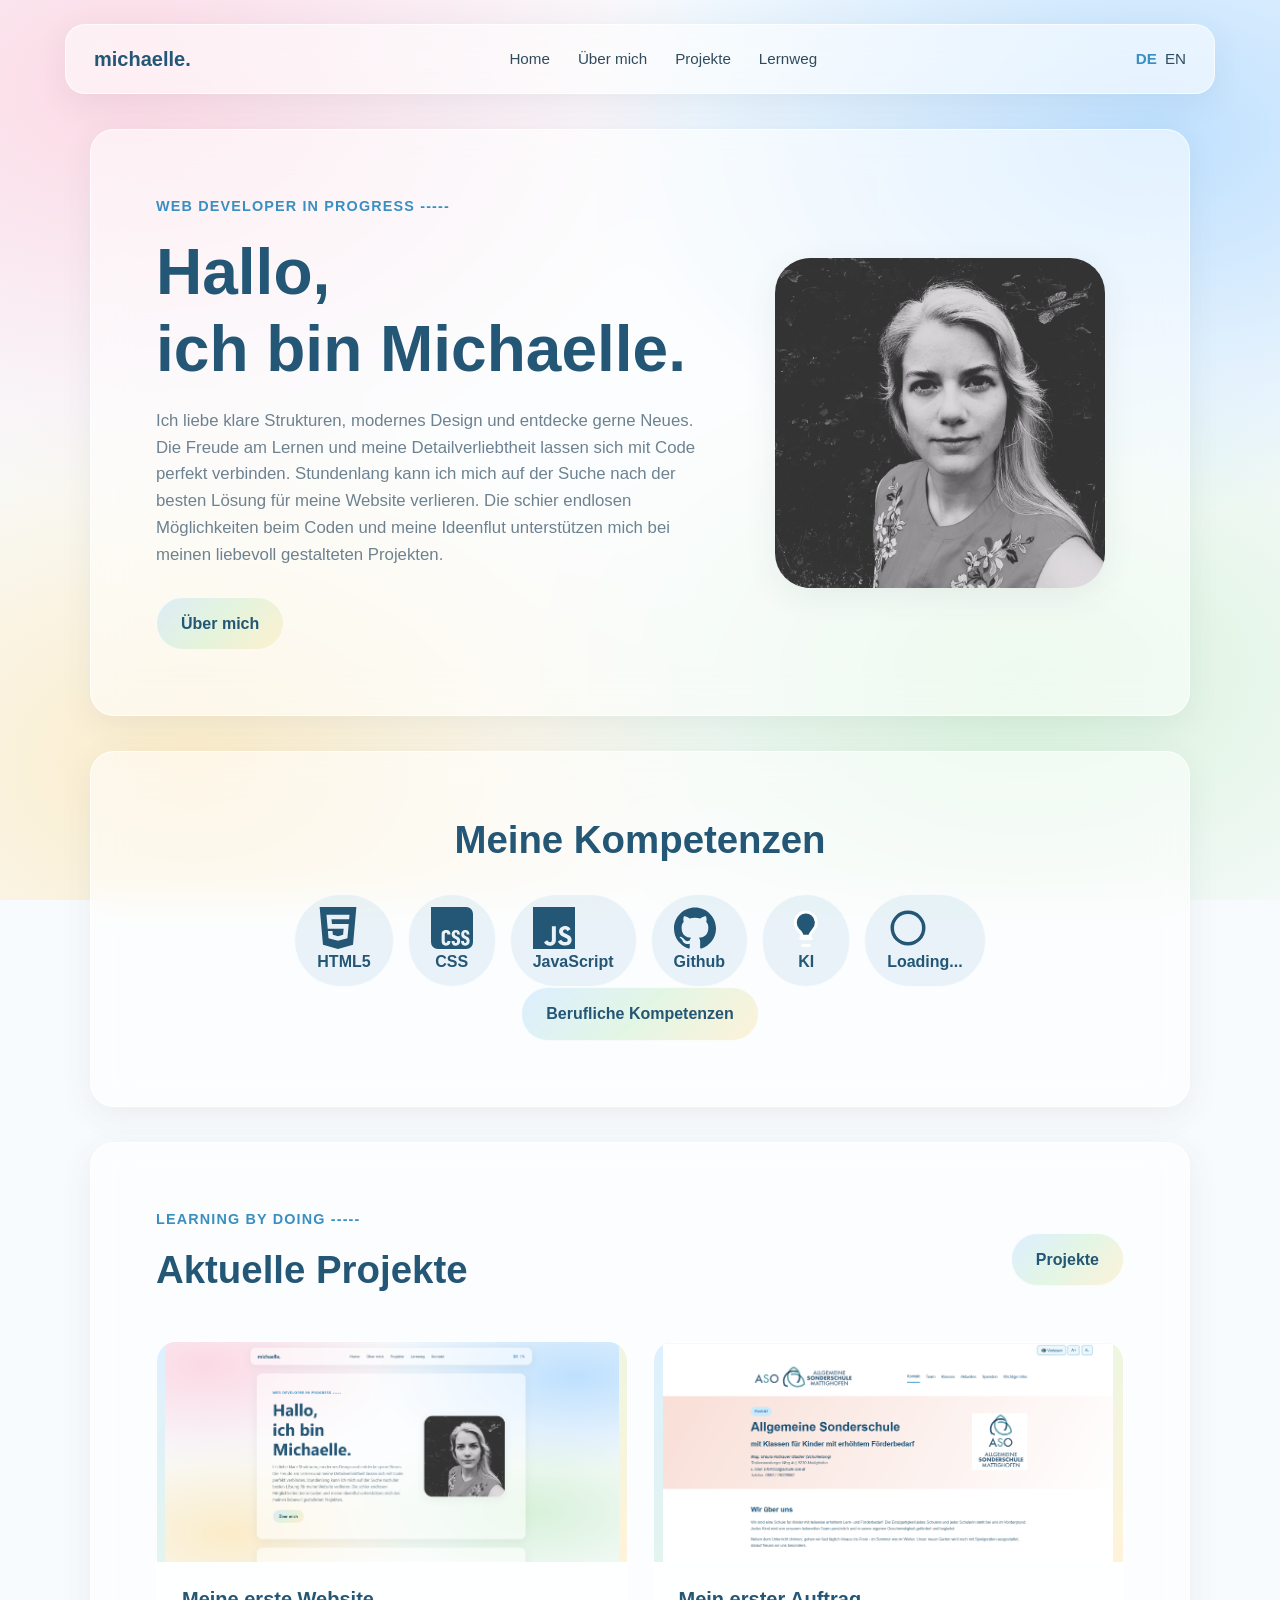
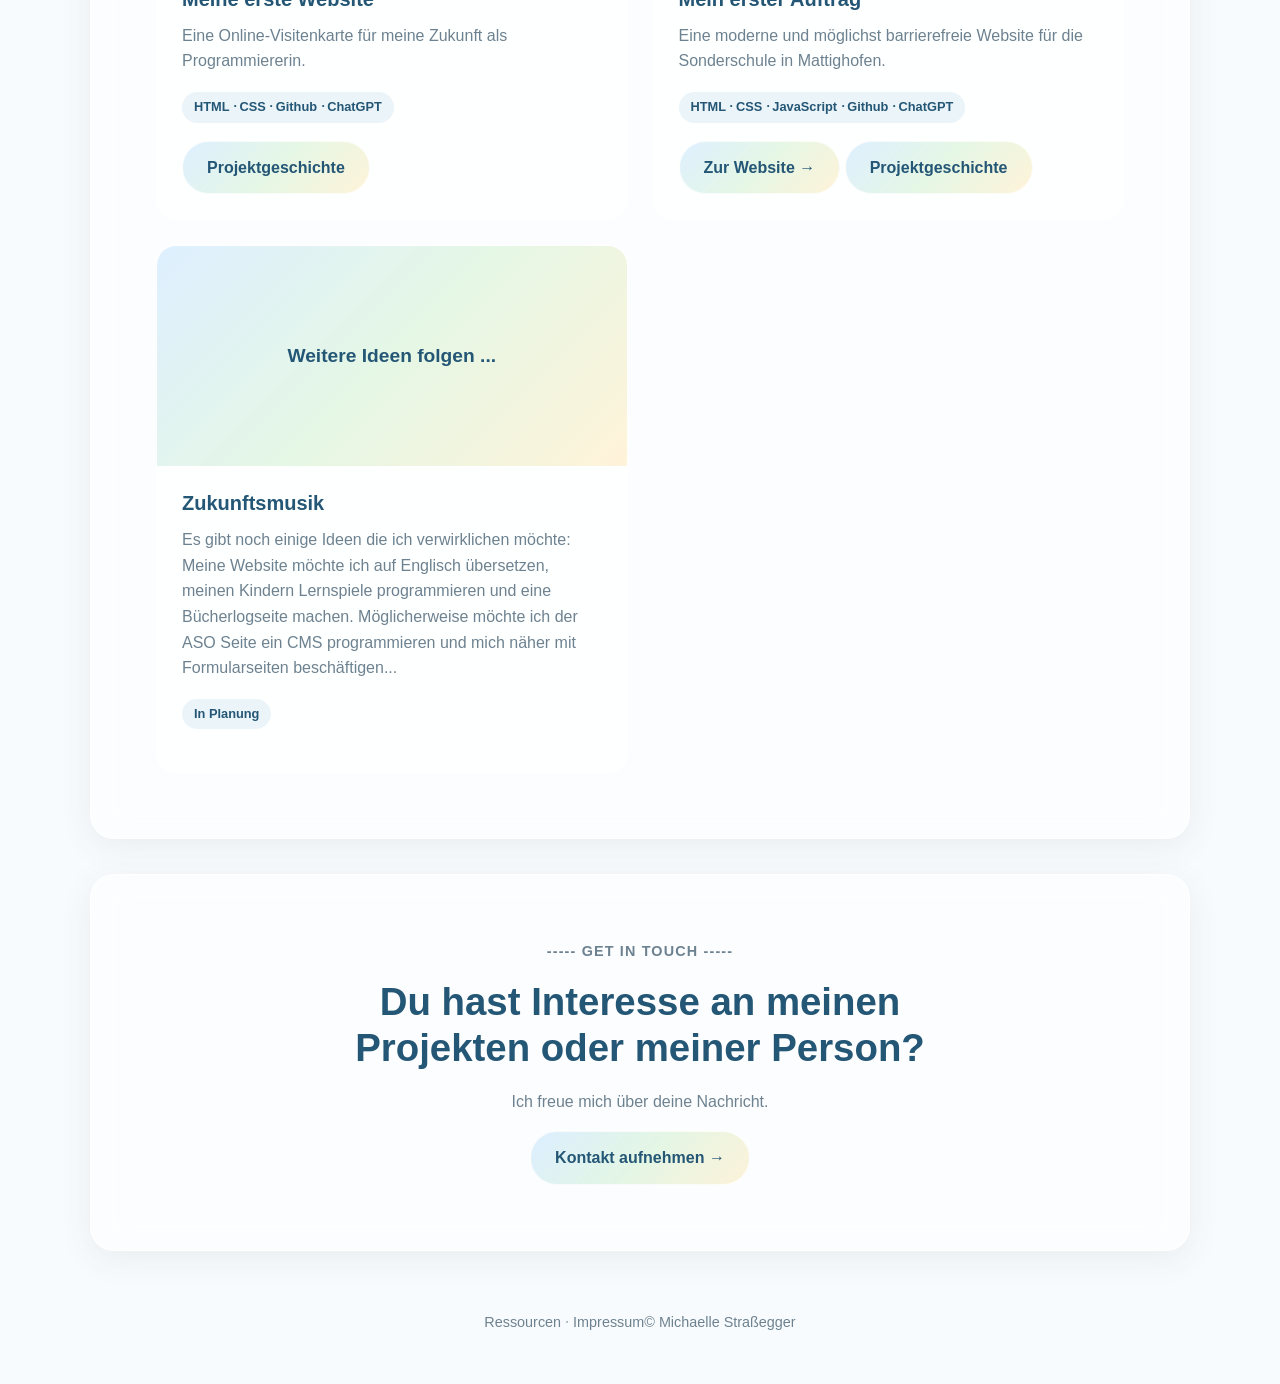
<file: index.html>
<!DOCTYPE html>
<html lang="de">
<head>
  <meta charset="UTF-8">
  <meta name="viewport" content="width=device-width, initial-scale=1.0">
  <meta name="description" content="Mein persönliches Portfolio.">
  <title>Michaelle | Web Developer</title>
  <link rel="stylesheet" href="styles.css">
</head>

<body>
  <header class="header">
    <a href="#home" class="logo">michaelle.</a>

    <nav class="navigation" aria-label="Hauptnavigation">
      <a href="index.html" class="active">Home</a>
      <a href="überMich.html">Über mich</a>
      <a href="projekte.html">Projekte</a>
      <a href="lernweg.html">Lernweg</a>
    </nav>
    <nav class="language" aria-label="Sprachauswahl">
      <a href="index.html" class="active" lang="de">DE</a>
      <a href="en/index.html" lang="en">EN</a>
    </nav>
  </header>

  <main>
    <section class="hero" id="home">
      <div class="hero-content">
      <p class="eyebrow">WEB DEVELOPER IN PROGRESS -----</p>

        <h1>
          Hallo, <br> ich bin Michaelle<span>.</span>
        </h1>
        <p class="hero-text">
          Ich liebe klare Strukturen, modernes Design und entdecke gerne Neues. Die Freude am Lernen und meine Detailverliebtheit lassen sich mit Code perfekt verbinden. Stundenlang kann ich mich auf der Suche nach der besten Lösung für meine Website verlieren. Die schier endlosen Möglichkeiten beim Coden und meine Ideenflut unterstützen mich bei meinen liebevoll gestalteten Projekten. 
        </p>
        <div class="hero-buttons">
          <a href="überMich.html" class="button button-secondary">
            Über mich
          </a>
        </div>
      </div>
      <div class="hero-image">
        <img src="bilder/michaelle_strassegger.JPEG" alt="Porträt von Michaelle">
      </div>
    </section>

    <section class="skills" id="skills">
      <h2>Meine Kompetenzen</h2>
      <div class="skills-list">
        <div class="skill-item">
          <span><svg role="img" viewBox="0 0 24 24" xmlns="http://www.w3.org/2000/svg"><title>HTML5</title><path d="M1.5 0h21l-1.91 21.563L11.977 24l-8.564-2.438L1.5 0zm7.031 9.75l-.232-2.718 10.059.003.23-2.622L5.412 4.41l.698 8.01h9.126l-.326 3.426-2.91.804-2.955-.81-.188-2.11H6.248l.33 4.171L12 19.351l5.379-1.443.744-8.157H8.531z"/></svg></span>
        HTML5</div>
        <div class="skill-item">
          <span><svg role="img" viewBox="0 0 24 24" xmlns="http://www.w3.org/2000/svg"><title>CSS</title><path d="M0 0v20.16A3.84 3.84 0 0 0 3.84 24h16.32A3.84 3.84 0 0 0 24 20.16V3.84A3.84 3.84 0 0 0 20.16 0Zm14.256 13.08c1.56 0 2.28 1.08 2.304 2.64h-1.608c.024-.288-.048-.6-.144-.84-.096-.192-.288-.264-.552-.264-.456 0-.696.264-.696.84-.024.576.288.888.768 1.08.72.288 1.608.744 1.92 1.296q.432.648.432 1.656c0 1.608-.912 2.592-2.496 2.592-1.656 0-2.4-1.032-2.424-2.688h1.68c0 .792.264 1.176.792 1.176.264 0 .456-.072.552-.24.192-.312.24-1.176-.048-1.512-.312-.408-.912-.6-1.32-.816q-.828-.396-1.224-.936c-.24-.36-.36-.888-.36-1.536 0-1.44.936-2.472 2.424-2.448m5.4 0c1.584 0 2.304 1.08 2.328 2.64h-1.608c0-.288-.048-.6-.168-.84-.096-.192-.264-.264-.528-.264-.48 0-.72.264-.72.84s.288.888.792 1.08c.696.288 1.608.744 1.92 1.296.264.432.408.984.408 1.656.024 1.608-.888 2.592-2.472 2.592-1.68 0-2.424-1.056-2.448-2.688h1.68c0 .744.264 1.176.792 1.176.264 0 .456-.072.552-.24.216-.312.264-1.176-.048-1.512-.288-.408-.888-.6-1.32-.816-.552-.264-.96-.576-1.2-.936s-.36-.888-.36-1.536c-.024-1.44.912-2.472 2.4-2.448m-11.031.018c.711-.006 1.419.198 1.839.63.432.432.672 1.128.648 1.992H9.336c.024-.456-.096-.792-.432-.96-.312-.144-.768-.048-.888.24-.12.264-.192.576-.168.864v3.504c0 .744.264 1.128.768 1.128a.65.65 0 0 0 .552-.264c.168-.24.192-.552.168-.84h1.776c.096 1.632-.984 2.712-2.568 2.688-1.536 0-2.496-.864-2.472-2.472v-4.032c0-.816.24-1.44.696-1.848.432-.408 1.146-.624 1.857-.63"/></svg></span>
        CSS</div>
        <div class="skill-item">
          <span><svg role="img" viewBox="0 0 24 24" xmlns="http://www.w3.org/2000/svg"><title>JavaScript</title><path d="M0 0h24v24H0V0zm22.034 18.276c-.175-1.095-.888-2.015-3.003-2.873-.736-.345-1.554-.585-1.797-1.14-.091-.33-.105-.51-.046-.705.15-.646.915-.84 1.515-.66.39.12.75.42.976.9 1.034-.676 1.034-.676 1.755-1.125-.27-.42-.404-.601-.586-.78-.63-.705-1.469-1.065-2.834-1.034l-.705.089c-.676.165-1.32.525-1.71 1.005-1.14 1.291-.811 3.541.569 4.471 1.365 1.02 3.361 1.244 3.616 2.205.24 1.17-.87 1.545-1.966 1.41-.811-.18-1.26-.586-1.755-1.336l-1.83 1.051c.21.48.45.689.81 1.109 1.74 1.756 6.09 1.666 6.871-1.004.029-.09.24-.705.074-1.65l.046.067zm-8.983-7.245h-2.248c0 1.938-.009 3.864-.009 5.805 0 1.232.063 2.363-.138 2.711-.33.689-1.18.601-1.566.48-.396-.196-.597-.466-.83-.855-.063-.105-.11-.196-.127-.196l-1.825 1.125c.305.63.75 1.172 1.324 1.517.855.51 2.004.675 3.207.405.783-.226 1.458-.691 1.811-1.411.51-.93.402-2.07.397-3.346.012-2.054 0-4.109 0-6.179l.004-.056z"/></svg></span>
        JavaScript</div>
        <div class="skill-item">
          <span><svg role="img" viewBox="0 0 24 24" xmlns="http://www.w3.org/2000/svg"><title>GitHub</title><path d="M12 .297c-6.63 0-12 5.373-12 12 0 5.303 3.438 9.8 8.205 11.385.6.113.82-.258.82-.577 0-.285-.01-1.04-.015-2.04-3.338.724-4.042-1.61-4.042-1.61C4.422 18.07 3.633 17.7 3.633 17.7c-1.087-.744.084-.729.084-.729 1.205.084 1.838 1.236 1.838 1.236 1.07 1.835 2.809 1.305 3.495.998.108-.776.417-1.305.76-1.605-2.665-.3-5.466-1.332-5.466-5.93 0-1.31.465-2.38 1.235-3.22-.135-.303-.54-1.523.105-3.176 0 0 1.005-.322 3.3 1.23.96-.267 1.98-.399 3-.405 1.02.006 2.04.138 3 .405 2.28-1.552 3.285-1.23 3.285-1.23.645 1.653.24 2.873.12 3.176.765.84 1.23 1.91 1.23 3.22 0 4.61-2.805 5.625-5.475 5.92.42.36.81 1.096.81 2.22 0 1.606-.015 2.896-.015 3.286 0 .315.21.69.825.57C20.565 22.092 24 17.592 24 12.297c0-6.627-5.373-12-12-12"/></svg></span>
        Github</div>
        <div class="skill-item">
          <span><svg xmlns="http://www.w3.org/2000/svg" viewBox="0 0 24 24" width="48" height="48" fill="none" stroke="#ffffff" stroke-width="1.7" stroke-linecap="round" stroke-linejoin="round"><path d="M9 18h6" /><path d="M10 22h4" /><path d="M15.1 14.5c.5-.6.9-1.2 1.4-1.8A6 6 0 1 0 7.5 13c.5.5 1 1 1.4 1.5.5.6.8 1.4.8 2.2h4.6c0-.8.3-1.6.8-2.2Z" /></svg></span>
        KI</div>
        <div class="skill-item">
          <span>
            <svg role="img" viewBox="0 0 24 24" xmlns="http://www.w3.org/2000/svg"><title>Loading</title><path d="M12 2a10 10 0 1 0 10 10h-2a8 8 0 1 1-8-8V2z"/><path d="M12 2v2a8 8 0 0 1 8 8h2A10 10 0 0 0 12 2z"/>
          </svg>Loading...</span>
        </div>
      </div>
      <a href="überMich#kompetenzen.html" class="button button-secondary">
          Berufliche Kompetenzen
        </a>
    </section>

    <section class="projects" id="projekte">
      <div class="section-heading">
        <div>
          <p class="eyebrow">LEARNING BY DOING -----</p>
          <h2>Aktuelle Projekte</h2>
        </div>
        <a href="projekte.html" class="button button-secondary">
          Projekte
        </a>
      </div>
      <div class="project-grid">
        
        <article class="project-card">
          <div class="project-image planned-image">
            <a
            href="projekte.html#portfolio"
            target="_blank"
            rel="noopener noreferrer"
            class="project-image">
              <img src="bilder/screenshotPortfolio.PNG" alt="Mein Portfolio">
            </a>
          </div>

          <div class="project-content">
            <h3>Meine erste Website</h3>
            <p>Eine Online-Visitenkarte für meine Zukunft als Programmiererin.</p>
            <div class="project-tags">
              <span>HTML ᐧ CSS ᐧ Github ᐧ ChatGPT </span>
            </div>
            <a href="projekte.html#portfolio" class="button button-secondary">
              Projektgeschichte
            </a>
          </div>
        </article>

        <article class="project-card">
          <div class="project-image planned-image">
            <a
            href="https://michaellestrassegger.github.io/aso-mattighofen/index.html"
            target="_blank"
            rel="noopener noreferrer"
            class="project-image">
              <img src="bilder/screenshotASO.PNG" alt="Vorschau der Website der ASO Mattighofen">
            </a>
          </div>
          <div class="project-content">
            <h3>Mein erster Auftrag</h3>
            <p>Eine moderne und möglichst barrierefreie Website für die Sonderschule in Mattighofen.</p>
            <div class="project-tags">
              <span>HTML ᐧ CSS ᐧ JavaScript ᐧ Github ᐧ ChatGPT</span>
            </div>
            <a
              href="https://michaellestrassegger.github.io/aso-mattighofen/index.html"
              target="_blank"
              class="button button-secondary"
              aria-label="ASO Mattighofen Website öffnen">
              Zur Website →
            </a>
            <a href="projekte.html#auftrag01" class="button button-secondary">
              Projektgeschichte 
            </a>
          </div>
        </article>

        <article class="project-card project-planned">
          <div class="project-image planned-image">
            <span>Weitere Ideen folgen ...</span>
          </div>
          <div class="project-content">
            <h3>Zukunftsmusik</h3>
            <p>
              Es gibt noch einige Ideen die ich verwirklichen möchte: Meine Website möchte ich auf Englisch übersetzen, meinen Kindern Lernspiele programmieren und eine Bücherlogseite machen. Möglicherweise möchte ich der ASO Seite ein CMS programmieren und mich näher mit Formularseiten beschäftigen...
            </p>
            <div class="project-tags">
              <span>In Planung</span>
            </div>
          </div>
        </article>
      </div>
    </section>

    <section class="contact" id="kontakt">
      <div class="contact-content">

        <p class="eyebrow">----- GET IN TOUCH -----</p>
        <h2>Du hast Interesse an meinen Projekten
           oder meiner Person?</h2>
        <p>
          Ich freue mich über deine Nachricht.
        </p>
      </div>
      <a
        href="mailto:michaelle.strassegger@yahoo.com"
        class="button button-secondary">
        Kontakt aufnehmen → 
      </a>
    </section>
  </main>

  <footer class="footer">
    <div><a href="ressourcen.html">Ressourcen</a> ᐧ <a href="impressum.html">Impressum</a><span>© Michaelle Straßegger</span></div>
  </footer>
</body>
</html>
</file>
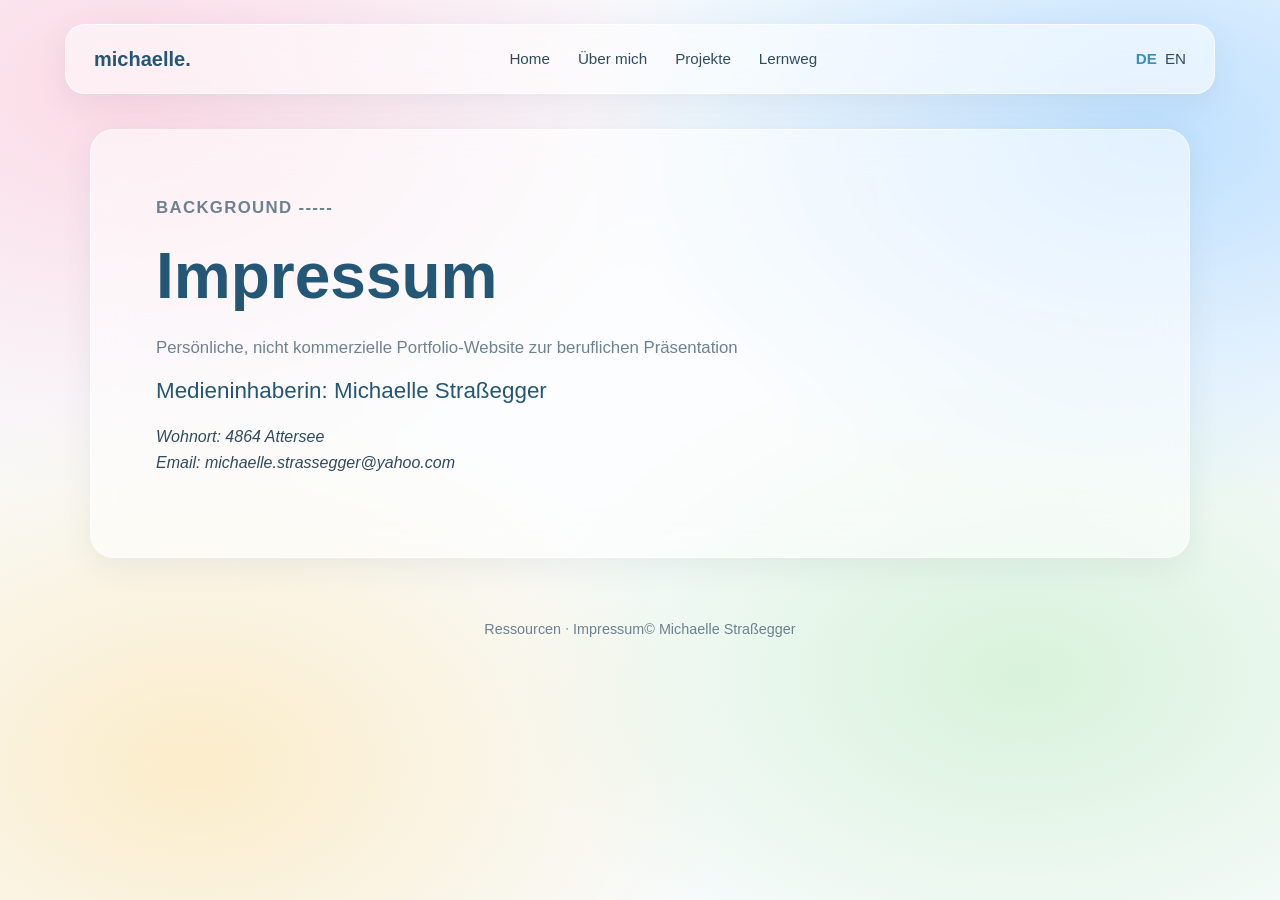
<file: impressum.html>
<!DOCTYPE html>
<html lang="de">
<head>
  <meta charset="UTF-8">
  <meta name="viewport" content="width=device-width, initial-scale=1.0">
  <meta name="description" content="Mein persönliches Portfolio.">
  <title>Michaelle | Web Developer</title>
  <link rel="stylesheet" href="styles.css">
</head>

<body>
  <header class="header">
    <a href="index.html" class="logo">michaelle.</a>

    <nav class="navigation" aria-label="Hauptnavigation">
      <a href="index.html">Home</a>
      <a href="überMich.html">Über mich</a>
      <a href="projekte.html">Projekte</a>
      <a href="lernweg.html">Lernweg</a>
    </nav>
    <nav class="language" aria-label="Sprachauswahl">
      <a href="impressum.html" class="active" lang="de">DE</a>
      <a href="en/impressum.html" lang="en">EN</a>
    </nav>
  </header>

  <main>
    <section class="content-container">
      <div class="hero-content">
      <p class="eyebrow">BACKGROUND -----</p>
        <h1>
         Impressum
        </h1>
        <p class="hero-text">
          Persönliche, nicht kommerzielle Portfolio-Website zur beruflichen Präsentation
          
            <h2>Medieninhaberin: Michaelle Straßegger</h2>
            <address>Wohnort: 4864 Attersee<br>
            Email: <email href="mailto:michaelle.strassegger@yahoo.com">michaelle.strassegger@yahoo.com</email>
          </address>
        </p>
      </div>
    </section>

  </main>

  <footer class="footer">
    <div><a href="ressourcen.html">Ressourcen</a> ᐧ <a href="impressum.html">Impressum</a><span>© Michaelle Straßegger</span></div>
  </footer>
</body>
</html>
</file>
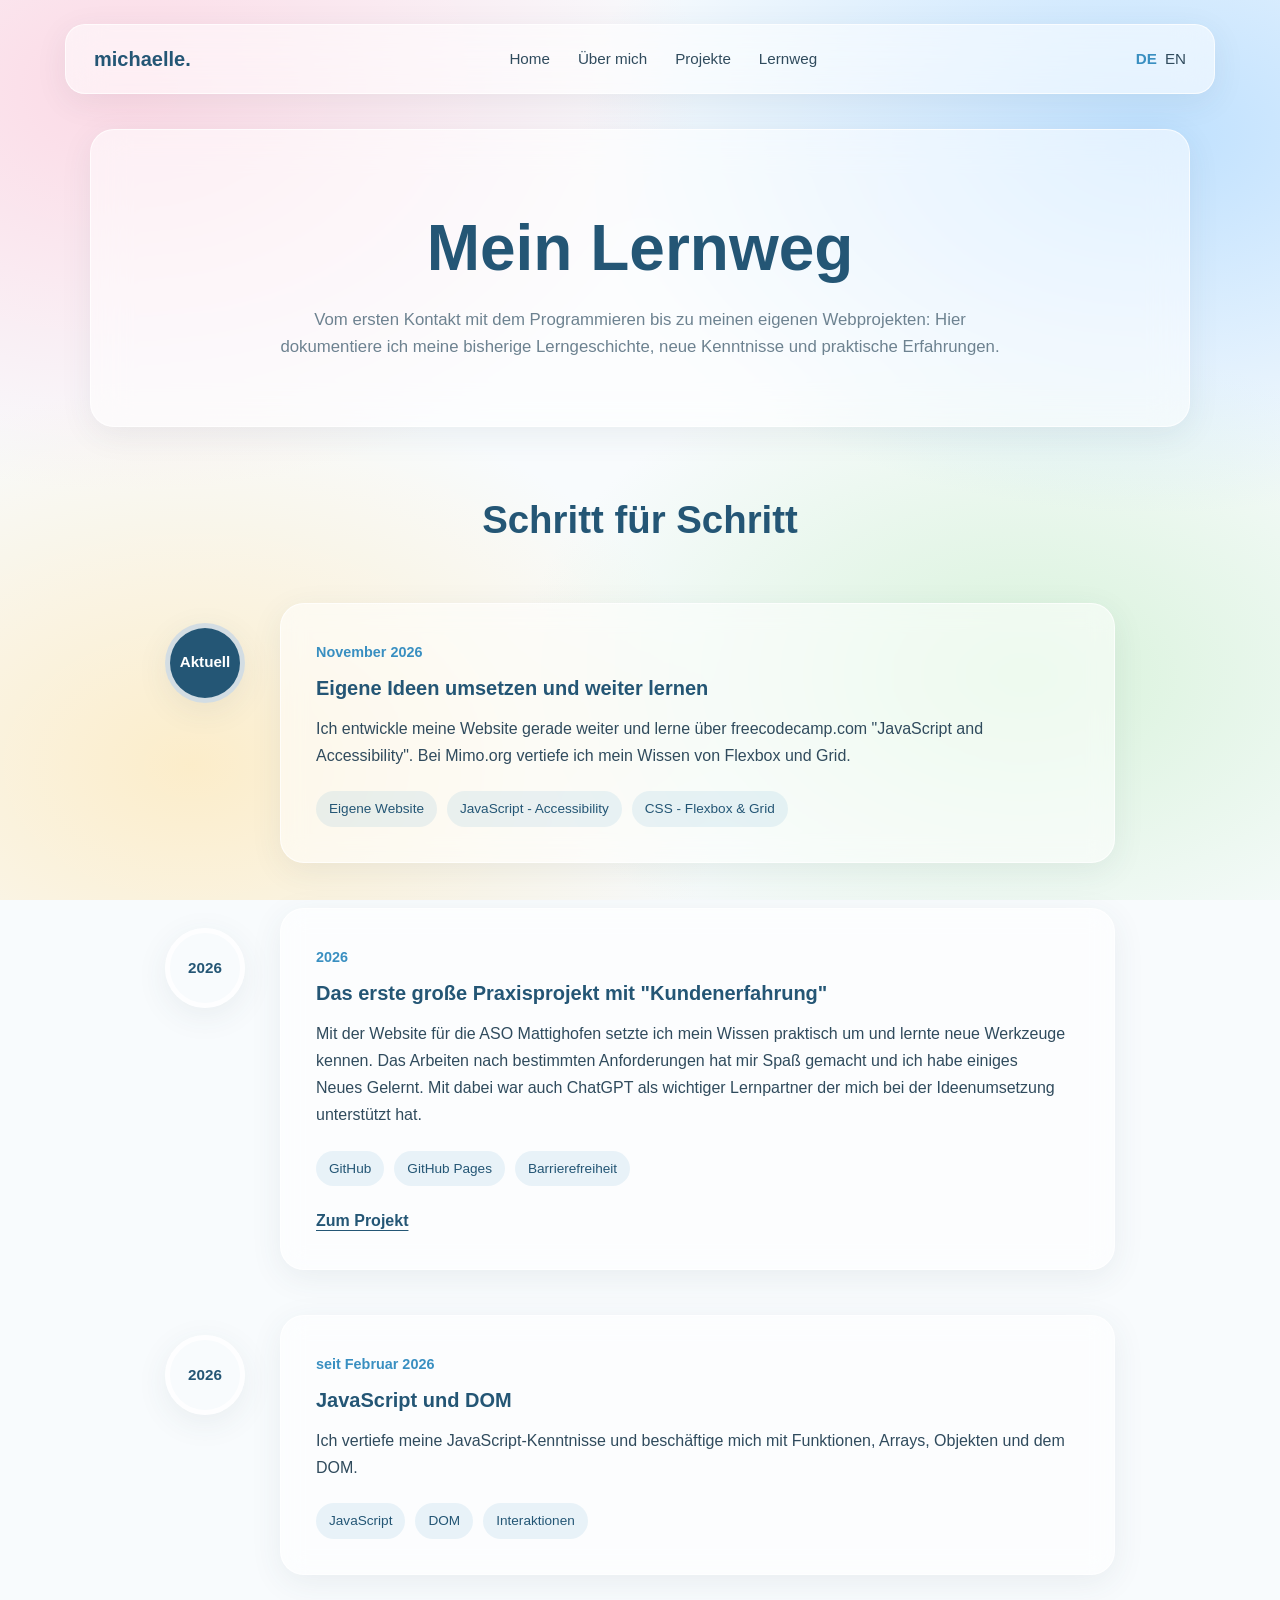
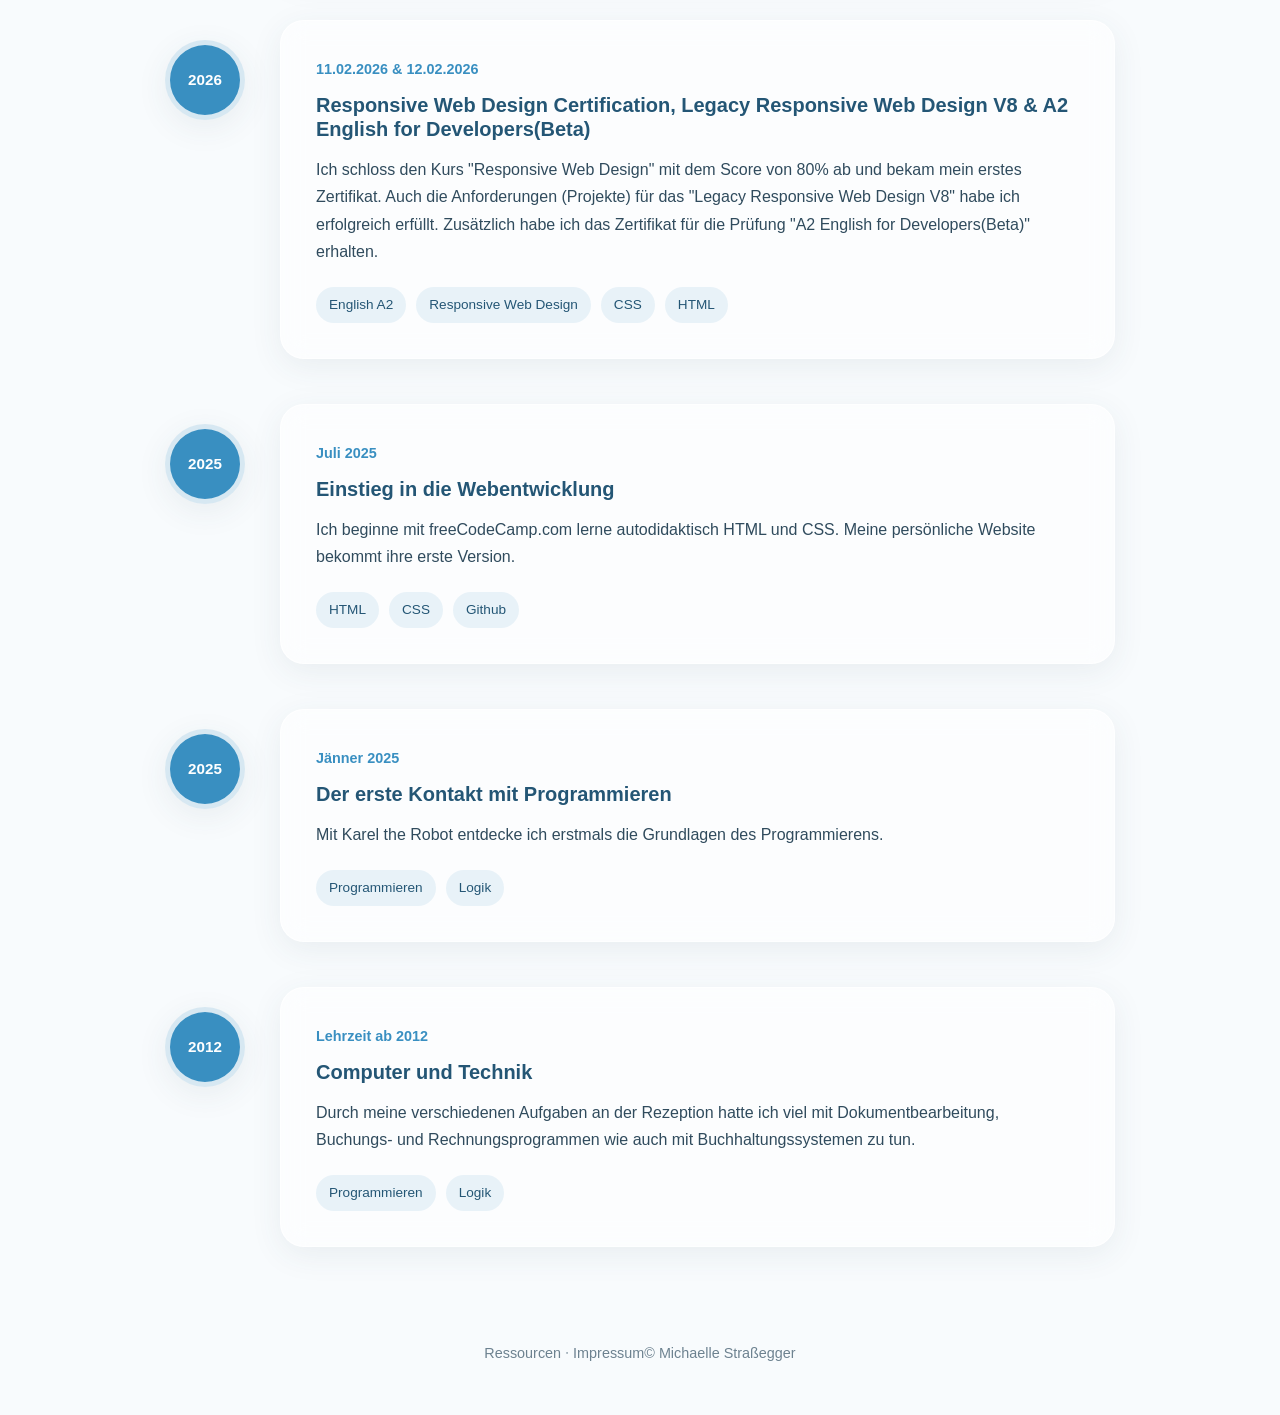
<file: lernweg.html>
<!DOCTYPE html>
<html lang="de">
<head>
  <meta charset="UTF-8">
  <meta name="viewport" content="width=device-width, initial-scale=1.0">
  <meta name="description" content="Mein persönliches Portfolio.">
  <title>Michaelle | Web Developer</title>
  <link rel="stylesheet" href="styles.css">
</head>

<body>
  <header class="header">
    <a href="index.html" class="logo">michaelle.</a>

    <nav class="navigation" aria-label="Hauptnavigation">
      <a href="index.html">Home</a>
      <a href="überMich.html" class="active">Über mich</a>
      <a href="projekte.html">Projekte</a>
      <a href="lernweg.html">Lernweg</a>
    </nav>
    <nav class="language" aria-label="Sprachauswahl">
      <a href="überMich.html" class="active" lang="de">DE</a>
      <a href="en/about.html" lang="en">EN</a>
    </nav>
  </header>

 
<main>
  <section class="content-container learning-intro">
    <h1>Mein Lernweg</h1>
    <p>
      Vom ersten Kontakt mit dem Programmieren bis zu meinen
      eigenen Webprojekten: Hier dokumentiere ich meine
      bisherige Lerngeschichte, neue Kenntnisse und praktische
      Erfahrungen.
    </p>
  </section>

  <section class="timeline-container">
    <h2>Schritt für Schritt</h2>

    
<div class="timeline">

  <!-- Heute -->
  <article class="timeline-item">
    <div class="timeline-bubble timeline-bubble-current">
      <span>Aktuell</span>
    </div>
    <div class="timeline-card">
      <span class="timeline-date">November 2026</span>
      <h3>Eigene Ideen umsetzen und weiter lernen</h3>
      <p>Ich entwickle meine Website gerade weiter und lerne über freecodecamp.com "JavaScript and Accessibility". Bei Mimo.org vertiefe ich mein Wissen von Flexbox und Grid.</p>
      <div class="timeline-tags">
        <span>Eigene Website</span>
        <span>JavaScript - Accessibility</span>
        <span>CSS - Flexbox & Grid</span>
      </div>
    </div>
  </article>

  <!-- 2026 -->
  <article class="timeline-item">
    <div class="timeline-bubble"><span>2026</span></div>
    <div class="timeline-card">
      <span class="timeline-date">2026</span>
      <h3>Das erste große Praxisprojekt mit "Kundenerfahrung"</h3>
      <p>Mit der Website für die ASO Mattighofen setzte ich mein Wissen praktisch um und lernte neue Werkzeuge kennen. Das Arbeiten nach bestimmten Anforderungen hat mir Spaß gemacht und ich habe einiges Neues Gelernt. Mit dabei war auch ChatGPT als wichtiger Lernpartner der mich bei der Ideenumsetzung unterstützt hat. </p>
      <div class="timeline-tags">
        <span>GitHub</span>
        <span>GitHub Pages</span>
        <span>Barrierefreiheit</span>
      </div>
      <a href="projekte.html#auftrag01" class="timeline-link">Zum Projekt</a>
    </div>
  </article>

  <article class="timeline-item">
    <div class="timeline-bubble"><span>2026</span></div>
    <div class="timeline-card">
      <span class="timeline-date">seit Februar 2026</span>
      <h3>JavaScript und DOM</h3>
      <p>Ich vertiefe meine JavaScript-Kenntnisse und beschäftige mich mit Funktionen, Arrays, Objekten und dem DOM.</p>
      <div class="timeline-tags">
        <span>JavaScript</span>
        <span>DOM</span>
        <span>Interaktionen</span>
      </div>
    </div>
  </article>
  
  <article class="timeline-item">
    <div class="timeline-bubble"><span>2026</span></div>
    <div class="timeline-card">
      <span class="timeline-date">11.02.2026 & 12.02.2026</span>
      <h3>Responsive Web Design Certification, Legacy Responsive Web Design V8 & A2 English for Developers(Beta)</h3>
      <p>Ich schloss den Kurs "Responsive Web Design" mit dem Score von 80% ab und bekam mein erstes Zertifikat. Auch die Anforderungen (Projekte) für das "Legacy Responsive Web Design V8" habe ich erfolgreich erfüllt. Zusätzlich habe ich das Zertifikat für die Prüfung "A2 English for Developers(Beta)" erhalten. </p>
      <div class="timeline-tags">
        <span>English A2</span>
        <span>Responsive Web Design</span>
        <span>CSS</span>
        <span>HTML</span>
      </div>
    </div>
  </article>

  <article class="timeline-item">
    <div class="timeline-bubble"><span>2025</span></div>
    <div class="timeline-card">
      <span class="timeline-date">Juli 2025</span>
      <h3>Einstieg in die Webentwicklung</h3>
      <p>Ich beginne mit freeCodeCamp.com lerne autodidaktisch HTML und CSS. Meine persönliche Website bekommt ihre erste Version.</p>
      <div class="timeline-tags">
        <span>HTML</span>
        <span>CSS</span>
        <span>Github</span>
      </div>
    </div>
  </article>

  <article class="timeline-item">
    <div class="timeline-bubble"><span>2025</span></div>
    <div class="timeline-card">
      <span class="timeline-date">Jänner 2025</span>
      <h3>Der erste Kontakt mit Programmieren</h3>
      <p>Mit Karel the Robot entdecke ich erstmals die Grundlagen des Programmierens.</p>
      <div class="timeline-tags">
        <span>Programmieren</span>
        <span>Logik</span>
      </div>
    </div>
  </article>

  <article class="timeline-item">
    <div class="timeline-bubble"><span>2012</span></div>
    <div class="timeline-card">
      <span class="timeline-date">Lehrzeit ab 2012</span>
      <h3>Computer und Technik</h3>
      <p>Durch meine verschiedenen Aufgaben an der Rezeption hatte ich viel mit Dokumentbearbeitung, Buchungs- und Rechnungsprogrammen wie auch mit Buchhaltungssystemen zu tun. </p>
      <div class="timeline-tags">
        <span>Programmieren</span>
        <span>Logik</span>
      </div>
    </div>
  </article>

</div>
</main>

  <footer class="footer">
    <div><a href="ressourcen.html">Ressourcen</a> ᐧ <a href="impressum.html">Impressum</a><span>© Michaelle Straßegger</span></div>
  </footer>
</body>
</html>
</file>
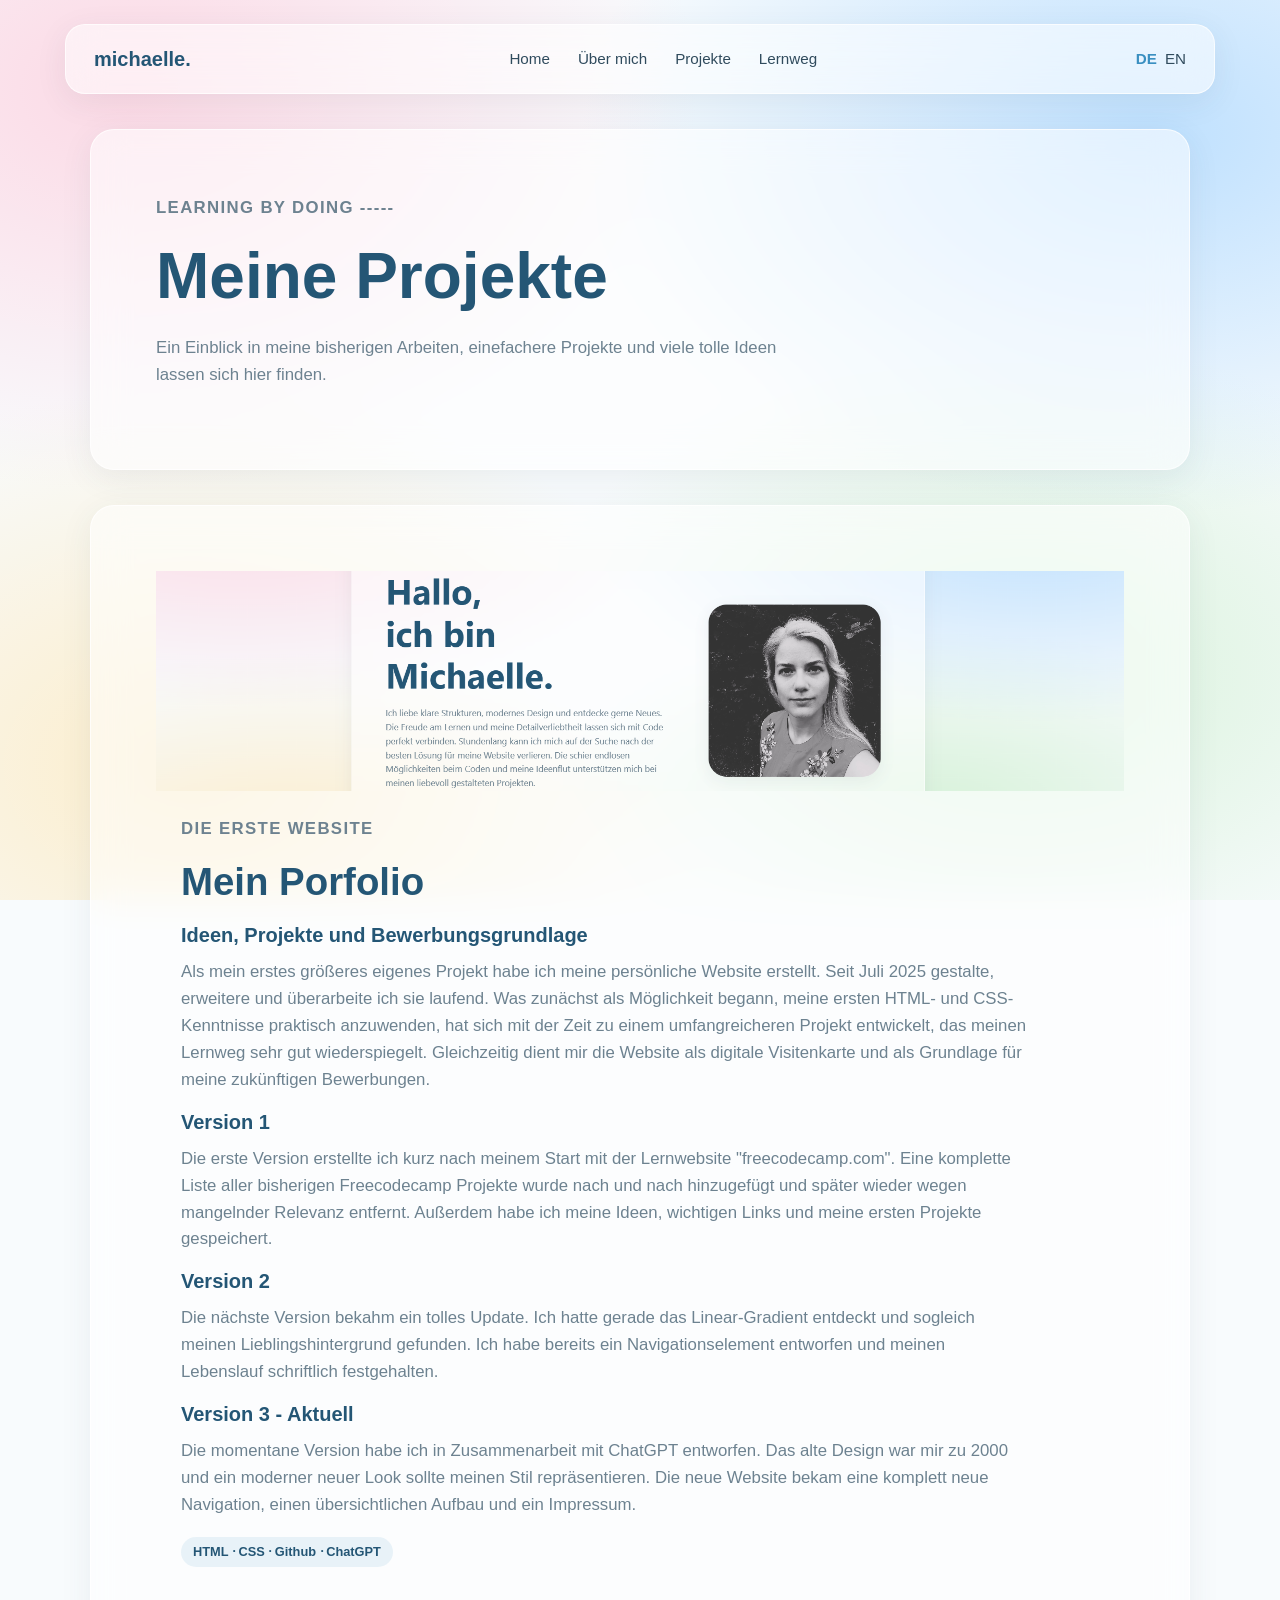
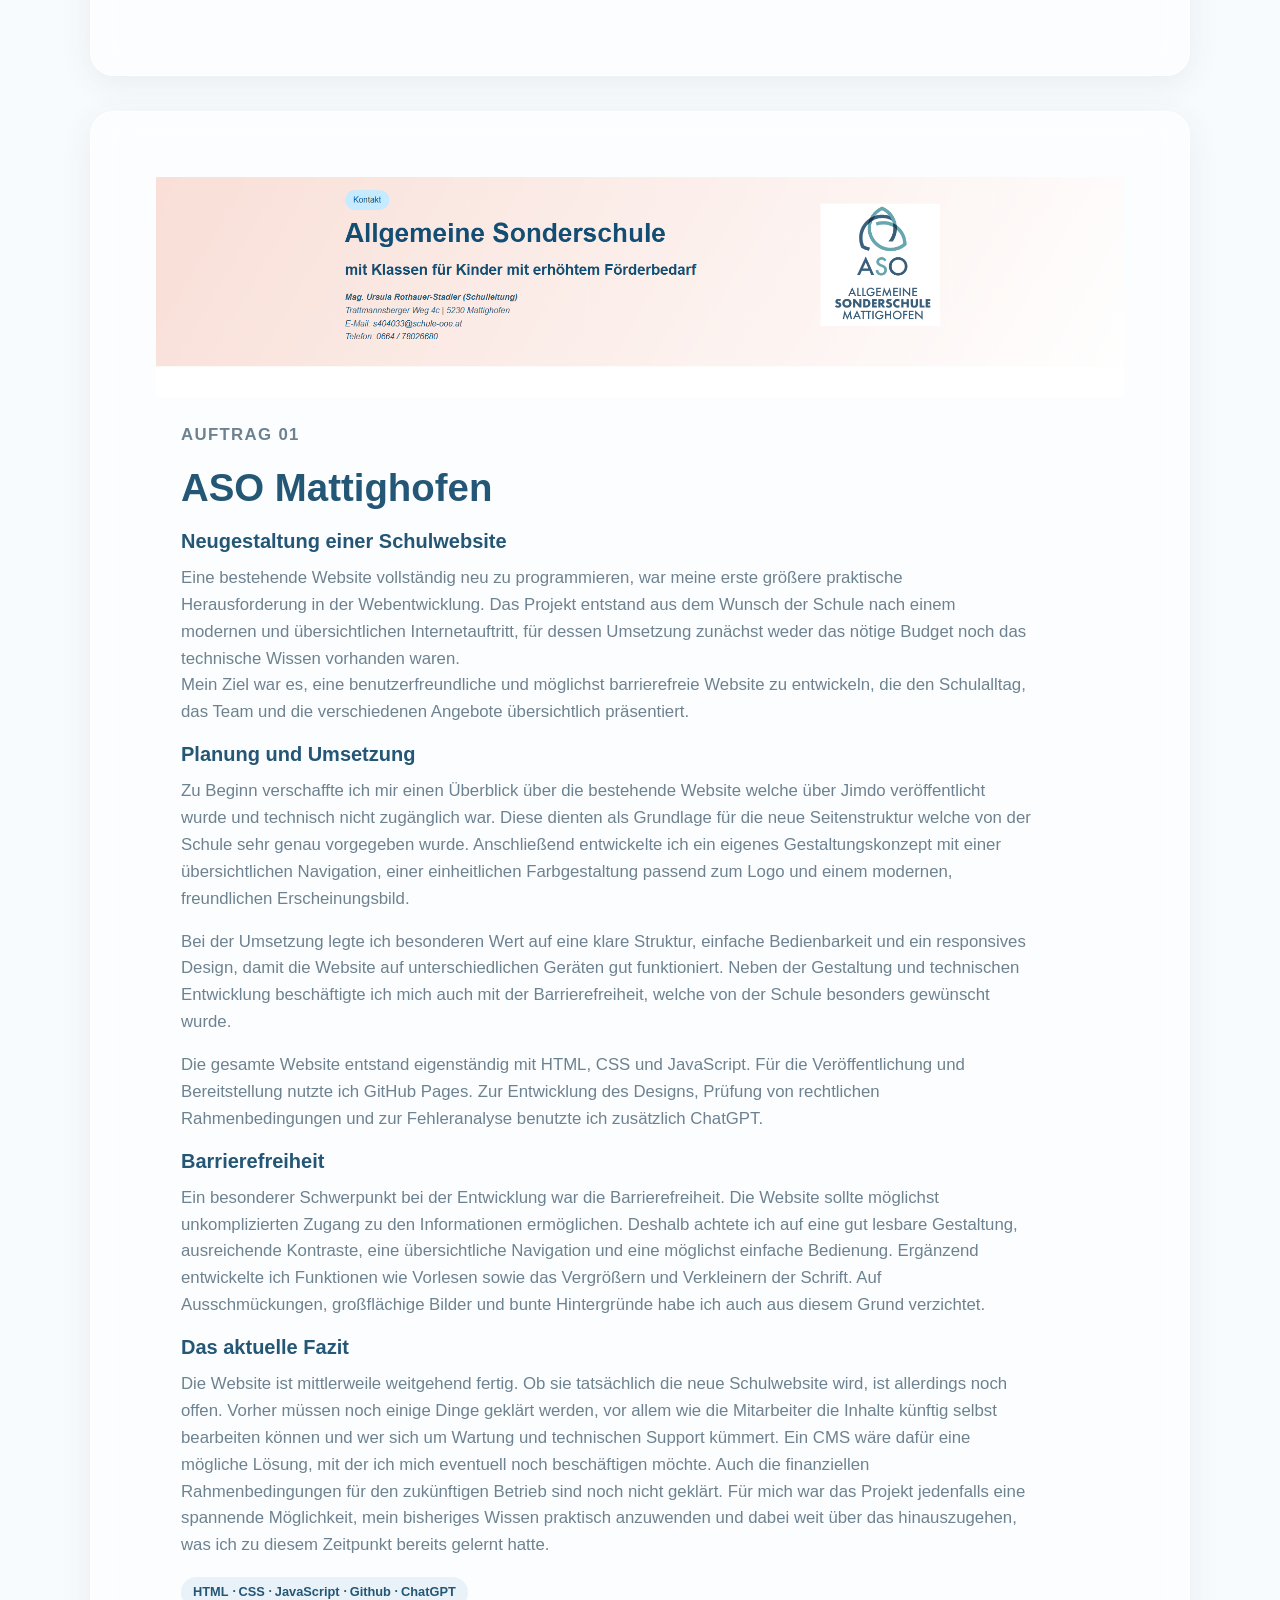
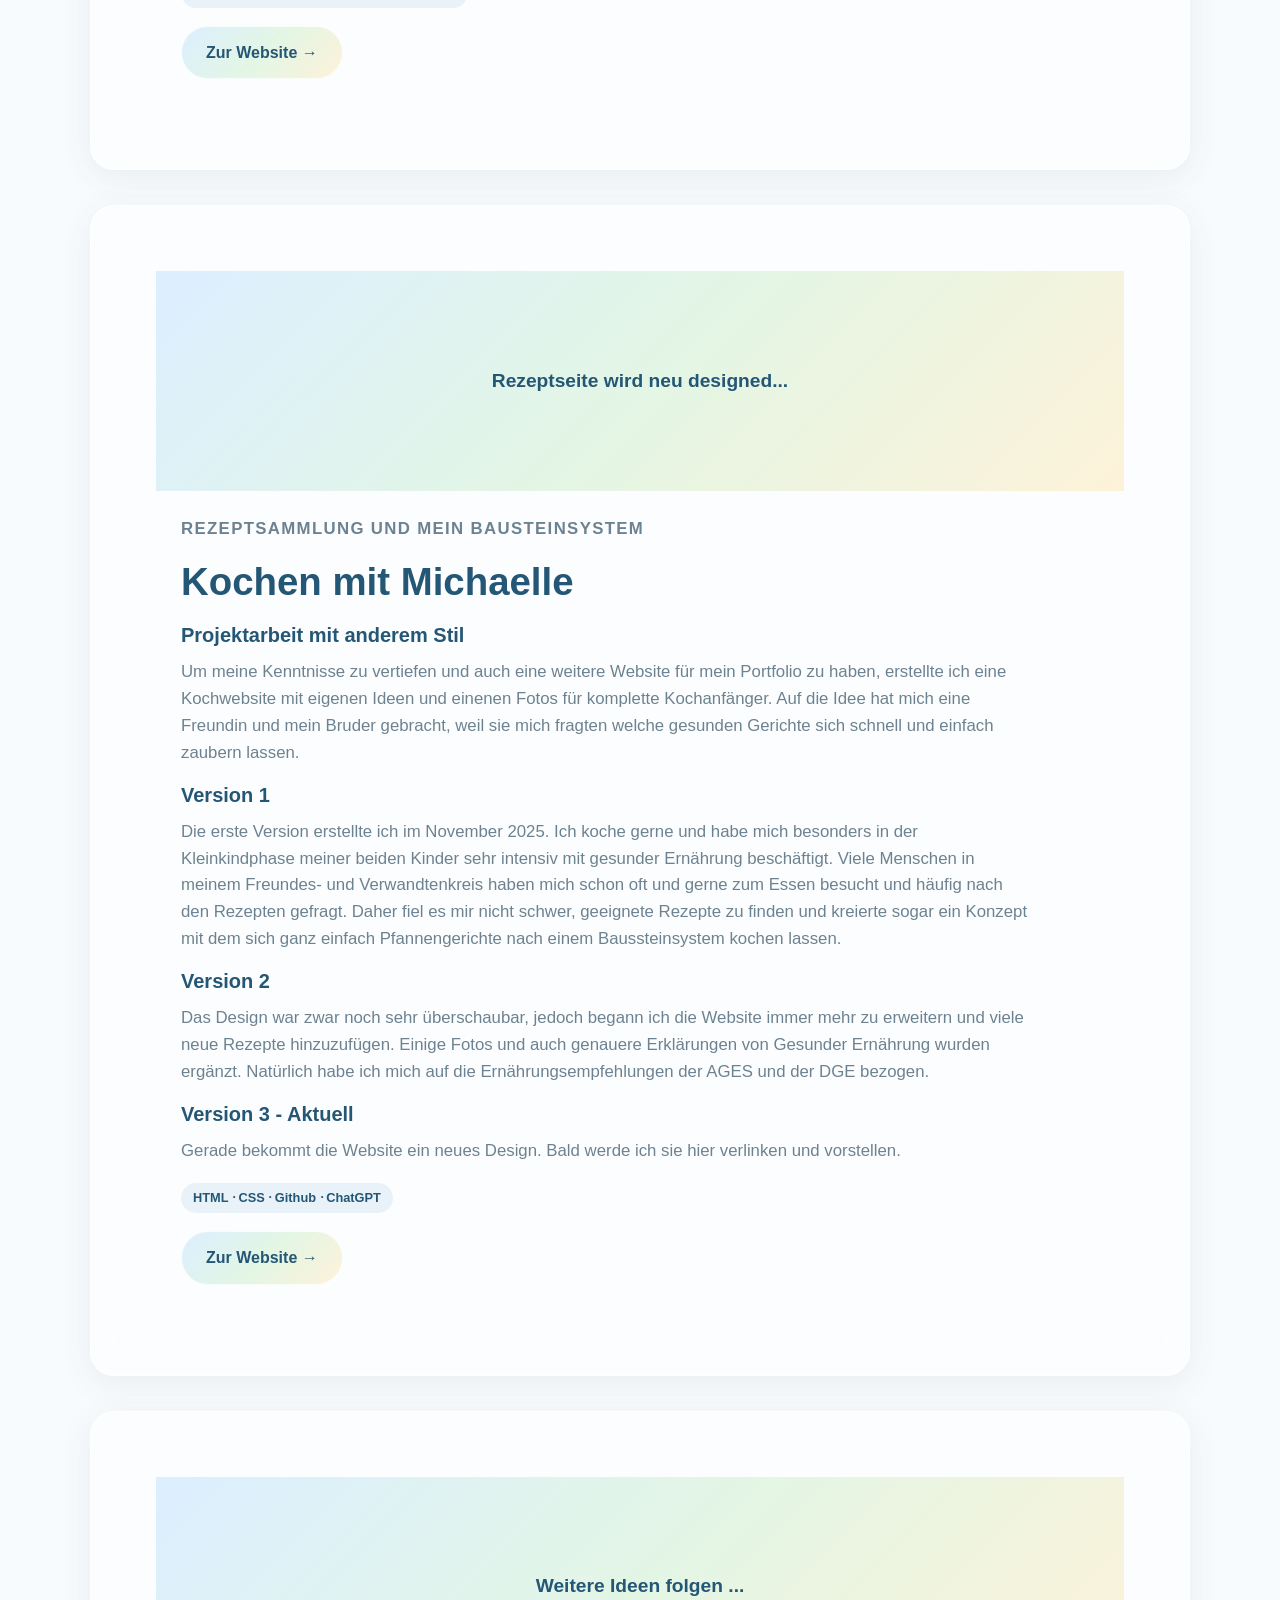
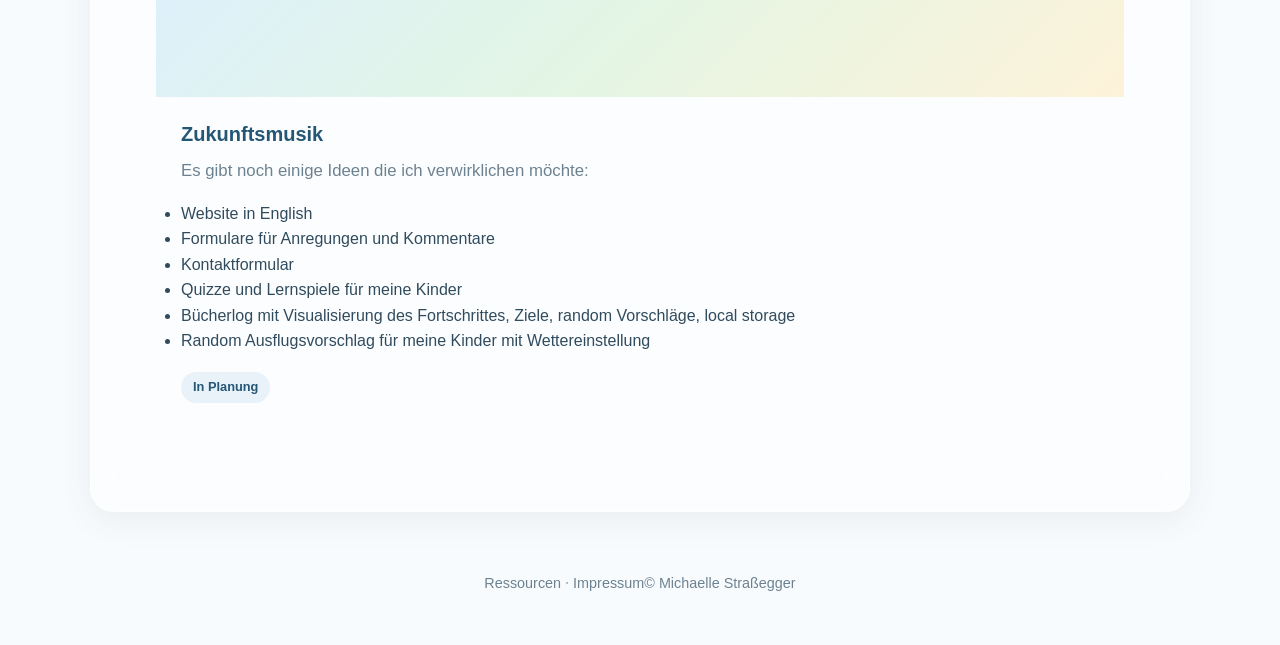
<file: projekte.html>
<!DOCTYPE html>
<html lang="de">
<head>
  <meta charset="UTF-8">
  <meta name="viewport" content="width=device-width, initial-scale=1.0">
  <meta name="description" content="Mein persönliches Portfolio.">
  <title>Michaelle | Web Developer</title>
  <link rel="stylesheet" href="styles.css">
</head>

<body>
  <header class="header">
    <a href="index.html" class="logo">michaelle.</a>

    <nav class="navigation" aria-label="Hauptnavigation">
      <a href="index.html">Home</a>
      <a href="überMich.html">Über mich</a>
      <a href="projekte.html" class="active">Projekte</a>
      <a href="lernweg.html">Lernweg</a>
    </nav>
    <nav class="language" aria-label="Sprachauswahl">
      <a href="projekte.html" class="active" lang="de">DE</a>
      <a href="en/projects.html" lang="en">EN</a>
    </nav>
  </header>

  <main>
    <section class="content-container">
      <div class="hero-content">
      <p class="eyebrow">LEARNING BY DOING -----</p>
        <h1>
         Meine Projekte
        </h1>
        <p class="hero-text">
          Ein Einblick in meine bisherigen Arbeiten, einefachere Projekte und viele tolle Ideen lassen sich hier finden.
        </p>
      </div>
    </section>
    <section class="content-container" id="portfolio">
          <div class="project-image">
              <img src="bilder/screenshotPortfolio.PNG" alt="Mein Portfolio">
            </a>
          </div>
          <div class="project-content" id="portfolio">
            <p class="eyebrow">Die erste Website</p>
            <h2>Mein Porfolio</h2>
            <h3>Ideen, Projekte und Bewerbungsgrundlage </h3>
            <p>Als mein erstes größeres eigenes Projekt habe ich meine persönliche Website erstellt. Seit Juli 2025 gestalte, erweitere und überarbeite ich sie laufend. Was zunächst als Möglichkeit begann, meine ersten HTML- und CSS-Kenntnisse praktisch anzuwenden, hat sich mit der Zeit zu einem umfangreicheren Projekt entwickelt, das meinen Lernweg sehr gut wiederspiegelt. Gleichzeitig dient mir die Website als digitale Visitenkarte und als Grundlage für meine zukünftigen Bewerbungen.</p>
            <h3>Version 1</h3>
            <p>Die erste Version erstellte ich kurz nach meinem Start mit der Lernwebsite "freecodecamp.com". Eine komplette Liste aller bisherigen Freecodecamp Projekte wurde nach und nach hinzugefügt und später wieder wegen mangelnder Relevanz entfernt. Außerdem habe ich meine Ideen, wichtigen Links und meine ersten Projekte gespeichert.</p>
            <h3>Version 2</h3>
            <p>Die nächste Version bekahm ein tolles Update. Ich hatte gerade das Linear-Gradient entdeckt und sogleich meinen Lieblingshintergrund gefunden. Ich habe bereits ein Navigationselement entworfen und meinen Lebenslauf schriftlich festgehalten.</p>
            <h3>Version 3 - Aktuell</h3>
            <p>Die momentane Version habe ich in Zusammenarbeit mit ChatGPT entworfen. Das alte Design war mir zu 2000 und ein moderner neuer Look sollte meinen Stil repräsentieren. Die neue Website bekam eine komplett neue Navigation, einen übersichtlichen Aufbau und ein Impressum.</p>
            <div class="project-tags">
              <span>HTML ᐧ CSS ᐧ Github ᐧ ChatGPT</span>
            </div>
          </div>
    </section>
    <section class="content-container" id="aso">  
          <div class="project-image">
            <a
            href="https://michaellestrassegger.github.io/aso-mattighofen/index.html"
            target="_blank"
            rel="noopener noreferrer"
            class="project-image">
              <img src="bilder/screenshotASO.PNG" alt="Vorschau der Website der ASO Mattighofen">
            </a>
          </div>
          <div class="project-content" id="auftrag01">
            <p class="eyebrow">Auftrag 01</p>
            <h2>ASO Mattighofen</h2>
            <h3>Neugestaltung einer Schulwebsite</h3>
            <p>Eine bestehende Website vollständig neu zu programmieren, war meine erste größere praktische Herausforderung in der Webentwicklung. Das Projekt entstand aus dem Wunsch der Schule nach einem modernen und übersichtlichen Internetauftritt, für dessen Umsetzung zunächst weder das nötige Budget noch das technische Wissen vorhanden waren. <br>
              Mein Ziel war es, eine benutzerfreundliche und möglichst barrierefreie Website zu entwickeln, die den Schulalltag, das Team und die verschiedenen Angebote übersichtlich präsentiert.</p>
            <h3>Planung und Umsetzung</h3>
            <p>Zu Beginn verschaffte ich mir einen Überblick über die bestehende Website welche über Jimdo veröffentlicht wurde und technisch nicht zugänglich war. Diese dienten als Grundlage für die neue Seitenstruktur welche von der Schule sehr genau vorgegeben wurde. Anschließend entwickelte ich ein eigenes Gestaltungskonzept mit einer übersichtlichen Navigation, einer einheitlichen Farbgestaltung passend zum Logo und einem modernen, freundlichen Erscheinungsbild.</p>
            <p>Bei der Umsetzung legte ich besonderen Wert auf eine klare Struktur, einfache Bedienbarkeit und ein responsives Design, damit die Website auf unterschiedlichen Geräten gut funktioniert. Neben der Gestaltung und technischen Entwicklung beschäftigte ich mich auch mit der Barrierefreiheit, welche von der Schule besonders gewünscht wurde.</p>
            <p>Die gesamte Website entstand eigenständig mit HTML, CSS und JavaScript. Für die Veröffentlichung und Bereitstellung nutzte ich GitHub Pages. Zur Entwicklung des Designs, Prüfung von rechtlichen Rahmenbedingungen und zur Fehleranalyse benutzte ich zusätzlich ChatGPT. </p>
            <h3>Barrierefreiheit</h3>
            <p>Ein besonderer Schwerpunkt bei der Entwicklung war die Barrierefreiheit. Die Website sollte möglichst  unkomplizierten Zugang zu den Informationen ermöglichen. Deshalb achtete ich auf eine gut lesbare Gestaltung, ausreichende Kontraste, eine übersichtliche Navigation und eine möglichst einfache Bedienung. Ergänzend entwickelte ich Funktionen wie Vorlesen sowie das Vergrößern und Verkleinern der Schrift. Auf Ausschmückungen, großflächige Bilder und bunte Hintergründe habe ich auch aus diesem Grund verzichtet.</p>
            <h3>Das aktuelle Fazit</h3>
            <p>Die Website ist mittlerweile weitgehend fertig. Ob sie tatsächlich die neue Schulwebsite wird, ist allerdings noch offen. Vorher müssen noch einige Dinge geklärt werden, vor allem wie die Mitarbeiter die Inhalte künftig selbst bearbeiten können und wer sich um Wartung und technischen Support kümmert.

Ein CMS wäre dafür eine mögliche Lösung, mit der ich mich eventuell noch beschäftigen möchte. Auch die finanziellen Rahmenbedingungen für den zukünftigen Betrieb sind noch nicht geklärt.

Für mich war das Projekt jedenfalls eine spannende Möglichkeit, mein bisheriges Wissen praktisch anzuwenden und dabei weit über das hinauszugehen, was ich zu diesem Zeitpunkt bereits gelernt hatte.</p>
            <div class="project-tags">
              <span>HTML ᐧ CSS ᐧ JavaScript ᐧ Github ᐧ ChatGPT</span>
            </div>
            <a
              href="https://michaellestrassegger.github.io/aso-mattighofen/index.html"
              target="_blank"
              class="button button-secondary"
              aria-label="ASO Mattighofen Website öffnen">
              Zur Website →
            </a>
          </div>
        </section>

        <section class="content-container" id="portfolio">
         <div class="project-image planned-image">
            <span>Rezeptseite wird neu designed...</span>
          </div>
          </div>
          <div class="project-content" id="rezeptseite">
            <p class="eyebrow">Rezeptsammlung und mein Bausteinsystem</p>
            <h2>Kochen mit Michaelle</h2>
            <h3>Projektarbeit mit anderem Stil</h3>
            <p>Um meine Kenntnisse zu vertiefen und auch eine weitere Website für mein Portfolio zu haben, erstellte ich eine Kochwebsite mit eigenen Ideen und einenen Fotos für komplette Kochanfänger. Auf die Idee hat mich eine Freundin und mein Bruder gebracht, weil sie mich fragten welche gesunden Gerichte sich schnell und einfach zaubern lassen.</p>
            <h3>Version 1</h3>
            <p>Die erste Version erstellte ich im November 2025. Ich koche gerne und habe mich besonders in der Kleinkindphase meiner beiden Kinder sehr intensiv mit gesunder Ernährung beschäftigt. Viele Menschen in meinem Freundes- und Verwandtenkreis haben mich schon oft und gerne zum Essen besucht und häufig nach den Rezepten gefragt. Daher fiel es mir nicht schwer, geeignete Rezepte zu finden und kreierte sogar ein Konzept mit dem sich ganz einfach Pfannengerichte nach einem Baussteinsystem kochen lassen.</p>
            <h3>Version 2</h3>
            <p>Das Design war zwar noch sehr überschaubar, jedoch begann ich die Website immer mehr zu erweitern und viele neue Rezepte hinzuzufügen. Einige Fotos und auch genauere Erklärungen von Gesunder Ernährung wurden ergänzt. Natürlich habe ich mich auf die Ernährungsempfehlungen der AGES und der DGE bezogen.</p>
            <h3>Version 3 - Aktuell</h3>
            <p>Gerade bekommt die Website ein neues Design. Bald werde ich sie hier verlinken und vorstellen.</p>
            <div class="project-tags">
              <span>HTML ᐧ CSS ᐧ Github ᐧ ChatGPT</span>
            </div>
            <a
              href="https://michaellestrassegger.github.io/kochbuch/index.html"
              target="_blank"
              class="button button-secondary"
              aria-label="Rezepte Website öffnen">
              Zur Website →
            </a>
          </div>
    </section>
    
        <section class="project-planned content-container">
          <div class="project-image planned-image">
            <span>Weitere Ideen folgen ...</span>
          </div>
          <div class="project-content">
            <h3>Zukunftsmusik</h3>
            <p>
              Es gibt noch einige Ideen die ich verwirklichen möchte: 
            </p>
            <ul>
              <li>Website in English</li>
              <li>Formulare für Anregungen und Kommentare</li>
              <li>Kontaktformular</li>
              <li>Quizze und Lernspiele für meine Kinder</li>
              <li>Bücherlog mit Visualisierung des Fortschrittes, Ziele, random Vorschläge, local storage</li>
              <li>Random Ausflugsvorschlag für meine Kinder mit Wettereinstellung</li>
            </ul>
            <div class="project-tags">
              <span>In Planung</span>
            </div>
          </div>
        </section>
  </main>

  <footer class="footer">
    <div><a href="ressourcen.html">Ressourcen</a> ᐧ <a href="impressum.html">Impressum</a><span>© Michaelle Straßegger</span></div>
  </footer>
</body>
</html>
</file>
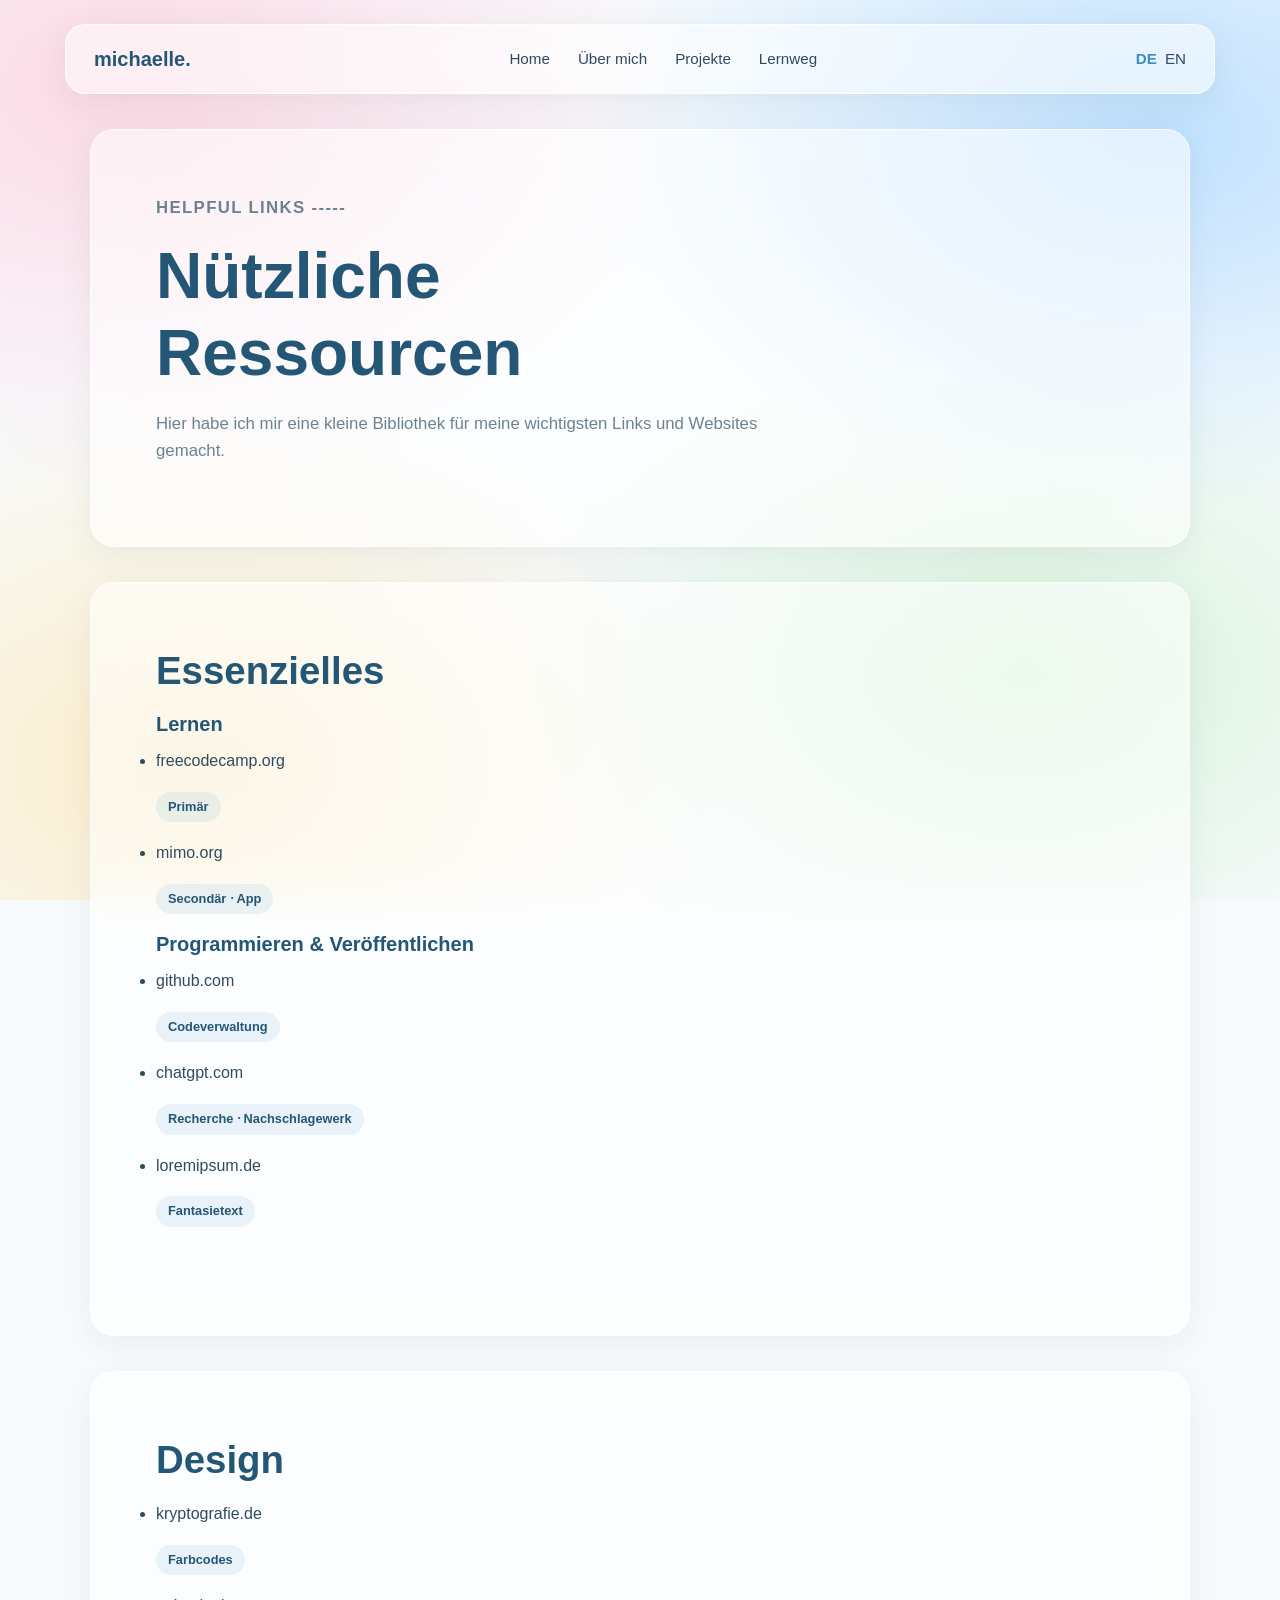
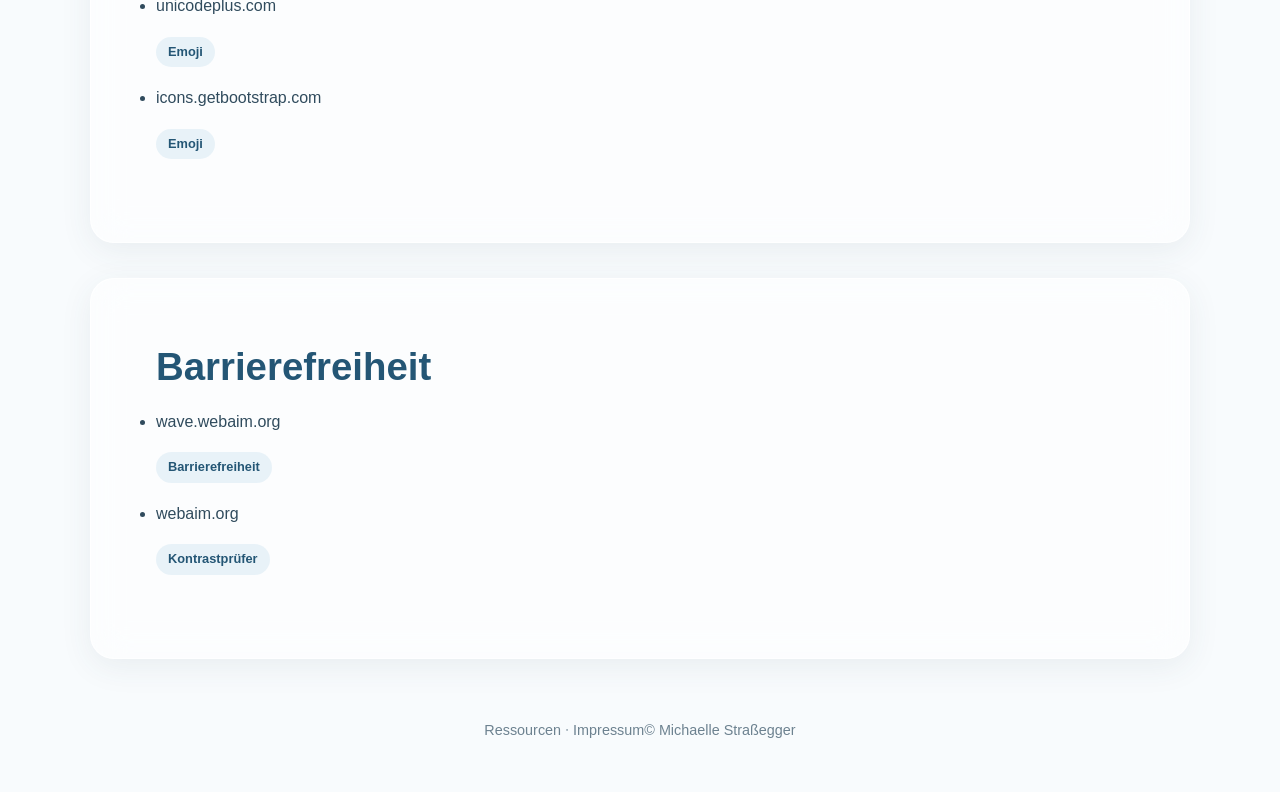
<file: ressourcen.html>
<!DOCTYPE html>
<html lang="de">
<head>
  <meta charset="UTF-8">
  <meta name="viewport" content="width=device-width, initial-scale=1.0">
  <meta name="description" content="Mein persönliches Portfolio.">
  <title>Michaelle | Web Developer</title>
  <link rel="stylesheet" href="styles.css">
</head>

<body>
  <header class="header">
    <a href="index.html" class="logo">michaelle.</a>

    <nav class="navigation" aria-label="Hauptnavigation">
      <a href="index.html">Home</a>
      <a href="überMich.html" class="active">Über mich</a>
      <a href="projekte.html">Projekte</a>
      <a href="lernweg.html">Lernweg</a>
    </nav>
    <nav class="language" aria-label="Sprachauswahl">
      <a href="ressourcen.html" class="active" lang="de">DE</a>
      <a href="en/ressourcen.html" lang="en">EN</a>
    </nav>
  </header>

  <main>
    <section class="content-container">
      <div class="hero-content">
        <p class="eyebrow">Helpful Links -----</p>
        <h1>Nützliche Ressourcen</h1>
        <p class="hero-text">
         Hier habe ich mir eine kleine Bibliothek für meine wichtigsten Links und Websites gemacht.
        </p>
      </div>
    </section>

    <section class="content-container"> 
      <h2>Essenzielles</h2>
      <h3>Lernen</h3>
      <ul>
        <li><a href="https://www.freecodecamp.org/learn" target="_blank">freecodecamp.org</a>
          <div class="project-tags">
            <span>Primär</span>
          </div></li>
        <li><a href="https://mimo.org/de" target="_blank">mimo.org</a>
          <div class="project-tags">
            <span>Secondär ᐧ App</span>
          </div></li>
      </ul>
      <h3>Programmieren & Veröffentlichen</h3>
        <ul>
          <li><a href="https://github.com/michaellestrassegger" target="_blank">github.com</a>
            <div class="project-tags">
              <span>Codeverwaltung</span>
            </div></li>
          <li><a href="https://chatgpt.com/" target="_blank">chatgpt.com</a>
            <div class="project-tags">
              <span>Recherche ᐧ Nachschlagewerk</span>
            </div></li>
          <li><a href="https://www.loremipsum.de/" target="_blank">loremipsum.de</a>
            <div class="project-tags">
              <span>Fantasietext</span>
            </div></li></li>
        </ul><br>
    </section>

    <section class="content-container"> 
      <h2>Design</h2>
      <ul>
        <li><a href="https://kryptografie.de/" target="_blank">kryptografie.de</a>
          <div class="project-tags">
            <span>Farbcodes</span>
          </div></li>
        <li><a href="https://unicodeplus.com/" target="_blank">unicodeplus.com</a>
          <div class="project-tags">
            <span>Emoji</span>
          </div></li>
        <li><a href="hhttps://icons.getbootstrap.com/" target="_blank">icons.getbootstrap.com</a>
          <div class="project-tags">
            <span>Emoji</span>
          </div></li>
        
      </ul>
    </section>

    <section class="content-container"> 
      <h2>Barrierefreiheit</h2>
      <ul>
        <li><a href="https://wave.webaim.org/" target="_blank">wave.webaim.org</a>
          <div class="project-tags">
            <span>Barrierefreiheit</span>
          </div></li>
        <li><a href="https://webaim.org/" target="_blank">webaim.org</a>
          <div class="project-tags">
            <span>Kontrastprüfer</span>
          </div></li>
      </ul>
    </section>
  </main>

  <footer class="footer">
    <div><a href="ressourcen.html">Ressourcen</a> ᐧ <a href="impressum.html">Impressum</a><span>© Michaelle Straßegger</span></div>
  </footer>
</body>
</html>
</file>
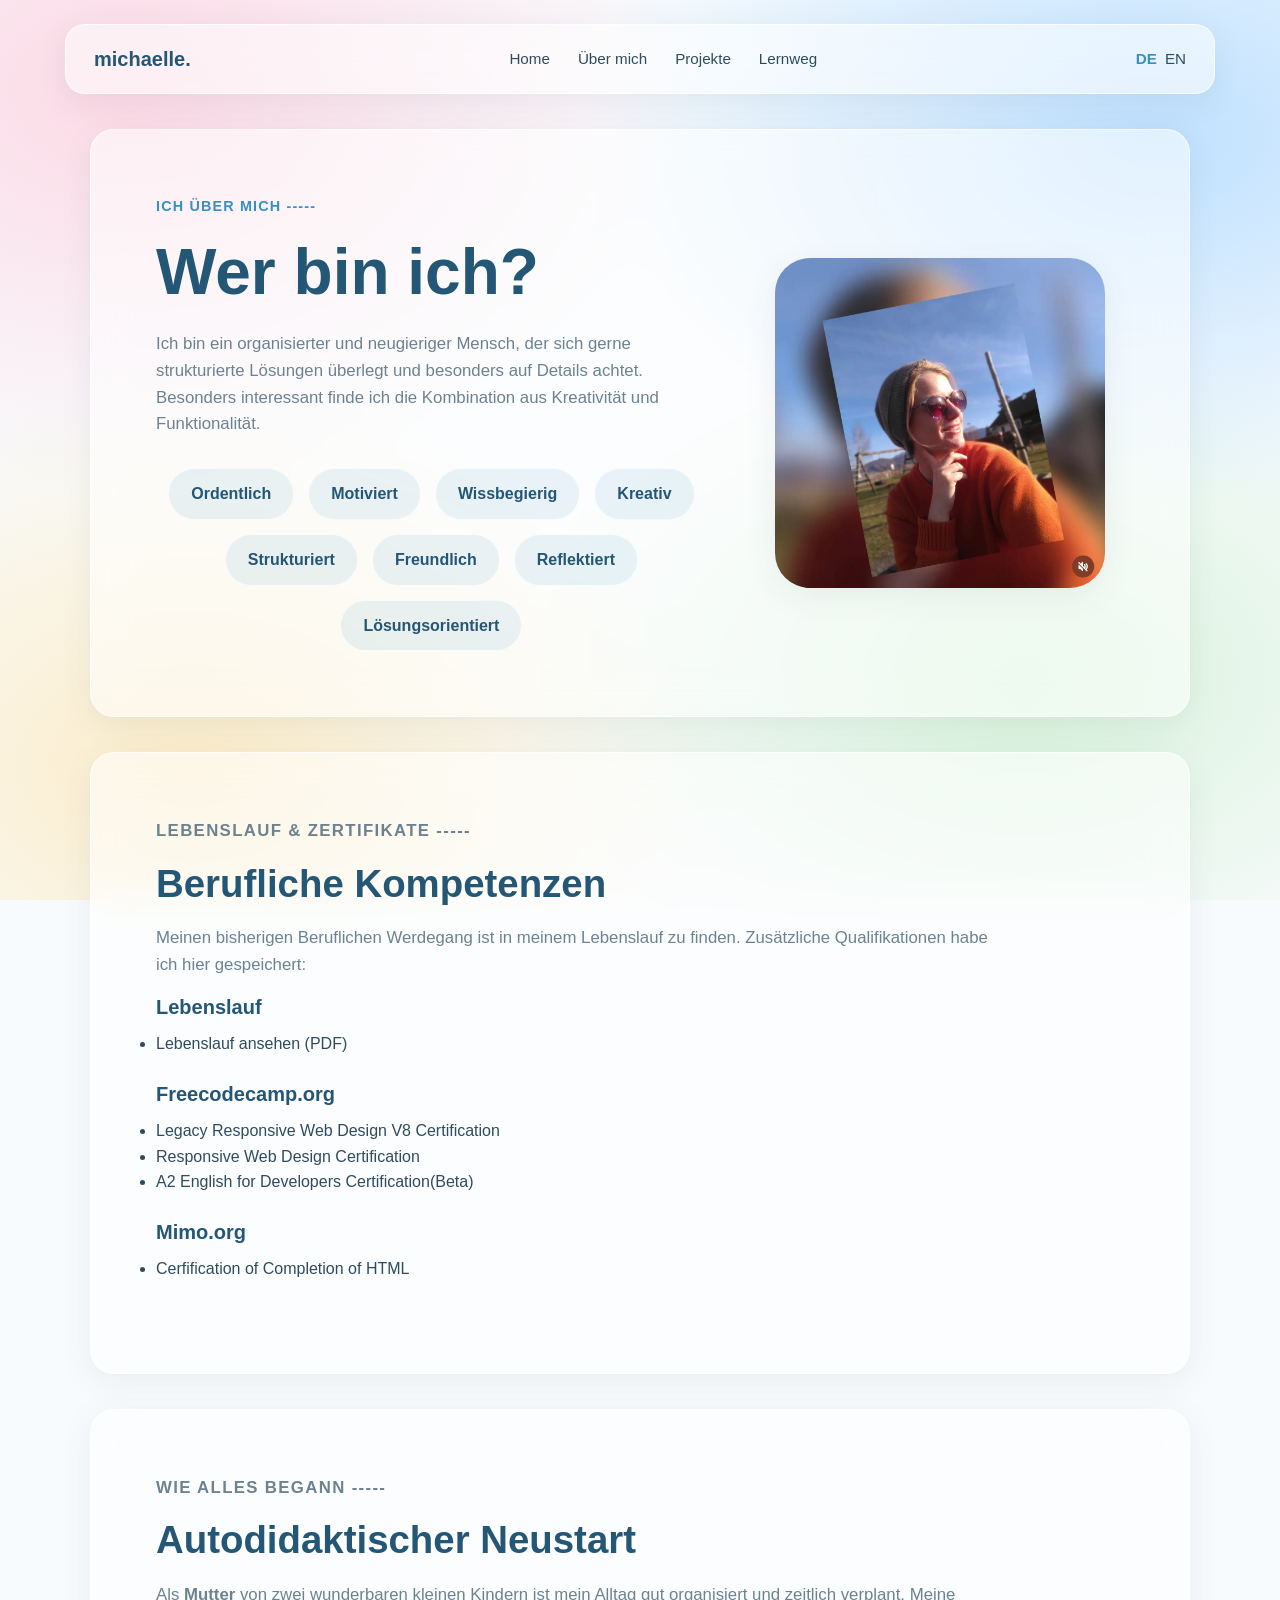
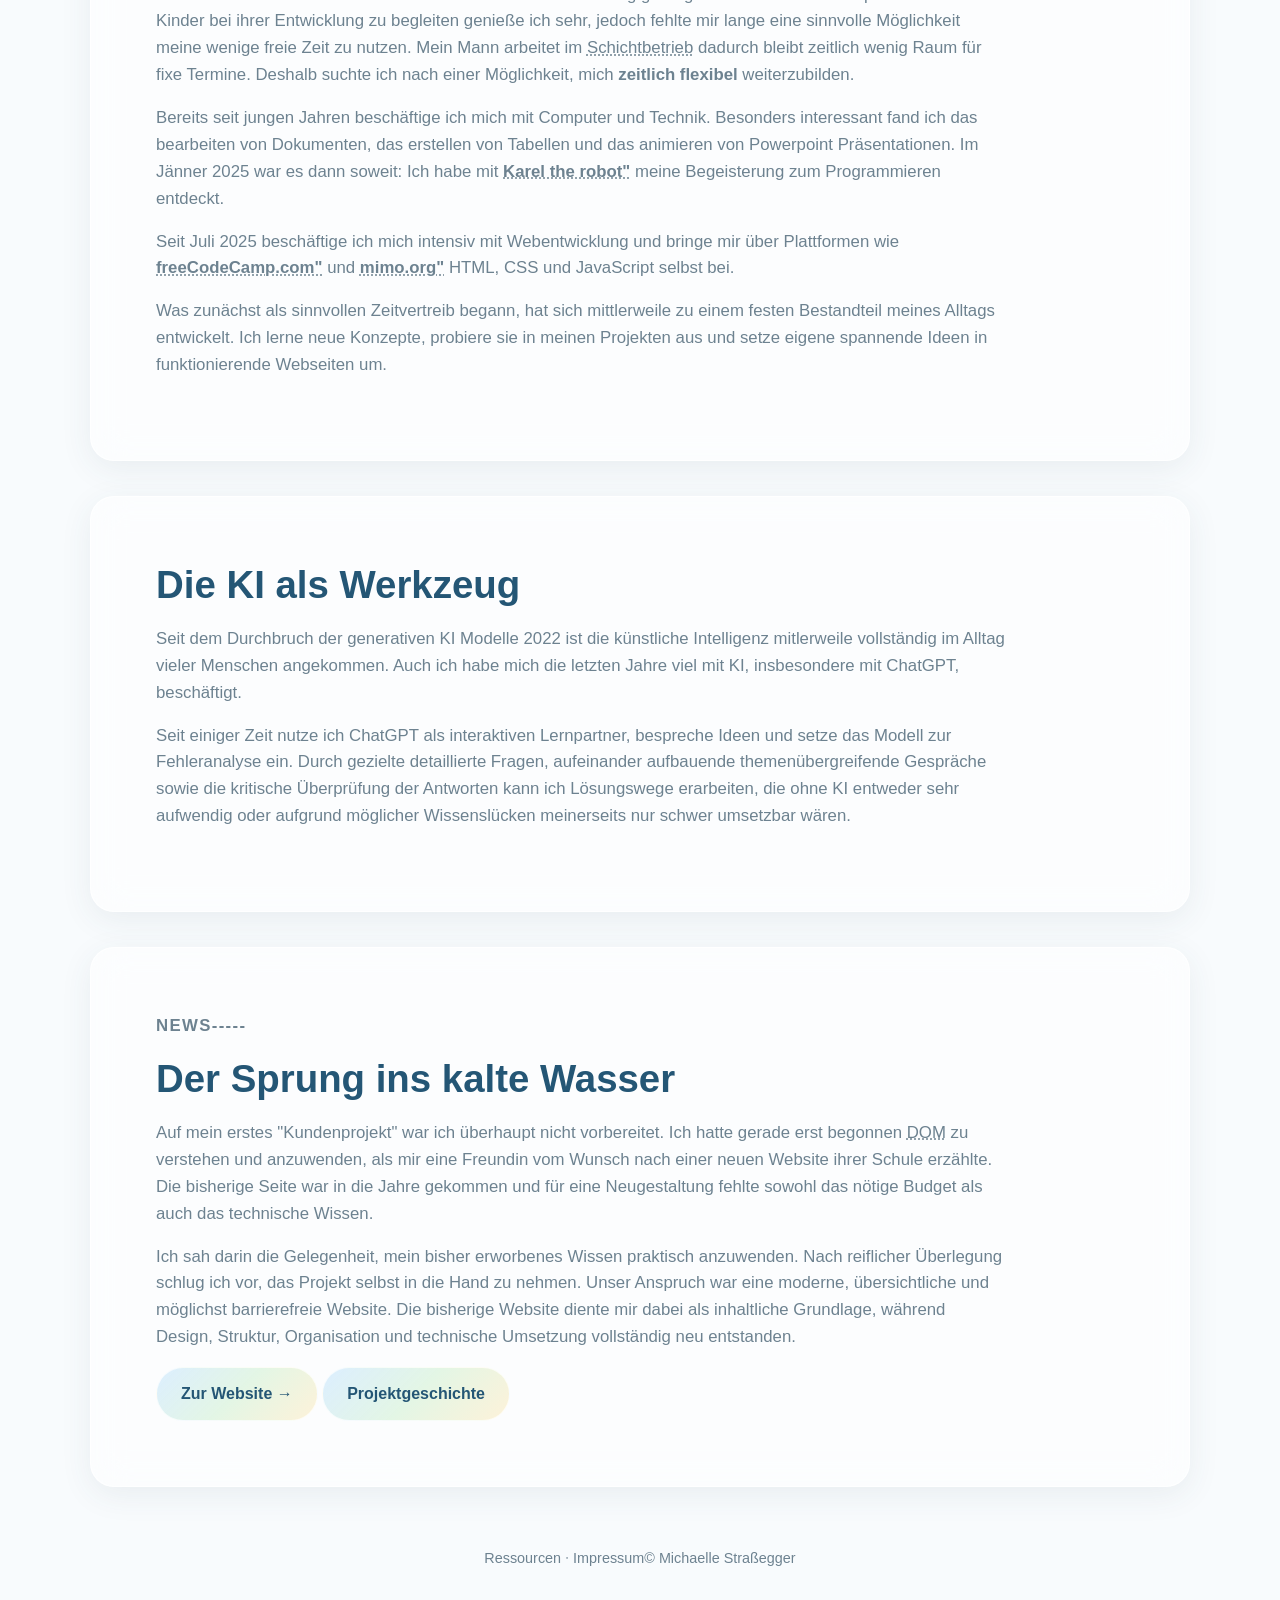
<file: überMich.html>
<!DOCTYPE html>
<html lang="de">
<head>
  <meta charset="UTF-8">
  <meta name="viewport" content="width=device-width, initial-scale=1.0">
  <meta name="description" content="Mein persönliches Portfolio.">
  <title>Michaelle | Web Developer</title>
  <link rel="stylesheet" href="styles.css">
</head>

<body>
  <header class="header">
    <a href="index.html" class="logo">michaelle.</a>

    <nav class="navigation" aria-label="Hauptnavigation">
      <a href="index.html">Home</a>
      <a href="überMich.html" class="active">Über mich</a>
      <a href="projekte.html">Projekte</a>
      <a href="lernweg.html">Lernweg</a>
    </nav>
    <nav class="language" aria-label="Sprachauswahl">
      <a href="überMich.html" class="active" lang="de">DE</a>
      <a href="en/about.html" lang="en">EN</a>
    </nav>
  </header>

  <main>
    <section class="hero">
      <div class="hero-content">
        <p class="eyebrow">ICH ÜBER MICH -----</p>
        <h1>Wer bin ich?</h1>
        <p class="hero-text">
         Ich bin ein organisierter und neugieriger Mensch, der sich gerne strukturierte Lösungen überlegt und besonders auf Details achtet. Besonders interessant finde ich die Kombination aus Kreativität und Funktionalität. 
        </p>
        <div class="skills-list">
          <div class="skill-item">
            <span>Ordentlich</span>
          </div>
          <div class="skill-item">
            <span>Motiviert</span>
          </div>
          <div class="skill-item">
            <span>Wissbegierig</span>
          </div>
          <div class="skill-item">
            <span>Kreativ</span>
          </div>
          <div class="skill-item">
            <span>Strukturiert</span>
          </div>
          <div class="skill-item">
            <span>Freundlich</span>
          </div>
          <div class="skill-item">
            <span>Reflektiert</span>
          </div>
          <div class="skill-item">
            <span>Lösungsorientiert</span>
          </div>
      </div>
    </div>
    <div class="hero-image">
      <img src="bilder/michaelle_strassegger2.jpeg" alt="Porträt von Michaelle">
    </div>
    </section>

    <section class="content-container" id="kompetenzen">
      <p class="eyebrow">Lebenslauf & Zertifikate -----</p>  
      <h2>Berufliche Kompetenzen</h2>
      <p>Meinen bisherigen Beruflichen Werdegang ist in meinem Lebenslauf zu finden. Zusätzliche Qualifikationen habe ich hier gespeichert:</p>
        <h3>Lebenslauf</h3>
        <ul>
          <li><a href="dateien/lebenslauf.pdf" target="_blank">Lebenslauf ansehen (PDF)</a></li>
        </ul><br>
      <h3>Freecodecamp.org</h3>
          <ul>
            <li><a href="dateien/legacy-a8.pdf" target="_blank">Legacy Responsive Web Design V8 Certification</a></li>
            <li><a href="dateien/responsive-webdesign.pdf" target="_blank">Responsive Web Design Certification</a></li>
            <li><a href="dateien/a2-english.pdf" target="_blank">A2 English for Developers Certification(Beta)</a></li>
          </ul><br>
        <h3>Mimo.org</h3>
          <ul>    
            <li><a href="dateien/mimo_HTML.pdf">Cerfification of Completion of HTML</a></li>
          </ul><br>
    </section>
    
    <section class="content-container">
      <p class="eyebrow">WIE ALLES BEGANN -----</p>  
      <h2>Autodidaktischer Neustart</h2>
      <p>Als <strong>Mutter</strong> von zwei wunderbaren kleinen Kindern ist mein Alltag gut organisiert und zeitlich verplant. Meine Kinder bei ihrer Entwicklung zu begleiten genieße ich sehr, jedoch fehlte mir lange eine sinnvolle Möglichkeit meine wenige freie Zeit zu nutzen. Mein Mann arbeitet im <abbr title="Wechselnde Arbeitszeiten in einem Fünf-Schicht-Modell, bei dem die Schichten alle zwei Tage wechseln und auch Nachtdienste umfassen.">Schichtbetrieb</abbr> dadurch bleibt zeitlich wenig Raum für fixe Termine. Deshalb suchte ich nach einer Möglichkeit, mich <strong>zeitlich flexibel</strong> weiterzubilden.</p>

<p>Bereits seit jungen Jahren beschäftige ich mich mit Computer und Technik. Besonders interessant fand ich das bearbeiten von Dokumenten, das erstellen von Tabellen und das animieren von Powerpoint Präsentationen. Im Jänner 2025 war es dann soweit: Ich habe mit <strong><abbr title="Eine Lernumgebung, mit der man spielerisch die Grundlagen des Programmierens erlernt.">Karel the robot"</abbr></strong> meine Begeisterung zum Programmieren entdeckt.</p>

<p>Seit Juli 2025 beschäftige ich mich intensiv mit Webentwicklung und bringe mir über Plattformen wie <strong><abbr title="Eine kostenlose Online-Lernplattform für Programmierung.">freeCodeCamp.com"</abbr></strong> und <strong><abbr title="Eine Lern-App für Programmierung und weitere technische Themen.">mimo.org"</abbr></strong> HTML, CSS und JavaScript selbst bei.</p>

<p>Was zunächst als sinnvollen Zeitvertreib begann, hat sich mittlerweile zu einem festen Bestandteil meines Alltags entwickelt. Ich lerne neue Konzepte, probiere sie in meinen Projekten aus und setze eigene spannende Ideen in funktionierende Webseiten um. </p>
    </section>
    
     <section class="content-container">
       <h2>Die KI als Werkzeug</h2>
       <p>Seit dem Durchbruch der generativen KI Modelle 2022 ist die künstliche Intelligenz mitlerweile vollständig im Alltag vieler Menschen angekommen. Auch ich habe mich die letzten Jahre viel mit KI, insbesondere mit ChatGPT, beschäftigt.</p>
       <p>Seit einiger Zeit nutze ich ChatGPT als interaktiven Lernpartner, bespreche Ideen und setze das Modell zur Fehleranalyse ein. Durch gezielte detaillierte Fragen, aufeinander aufbauende themenübergreifende Gespräche sowie die kritische Überprüfung der Antworten kann ich Lösungswege erarbeiten, die ohne KI entweder sehr aufwendig oder aufgrund möglicher Wissenslücken meinerseits nur schwer umsetzbar wären.</p>
     </section>

      <section class="content-container">
       <p class="eyebrow">NEWS-----</p>
       <h2>Der Sprung ins kalte Wasser</h2>
       <p>Auf mein erstes "Kundenprojekt" war ich überhaupt nicht vorbereitet. Ich hatte gerade erst begonnen <abbr title="Document Object Model - Die Schnittstelle zwischen HTML und JavaScript um Websiten dynamisch zu verändern">DOM</abbr> zu verstehen und anzuwenden, als mir eine Freundin vom Wunsch nach einer neuen Website ihrer Schule erzählte. Die bisherige Seite war in die Jahre gekommen und für eine Neugestaltung fehlte sowohl das nötige Budget als auch das technische Wissen.</p>
        <p>Ich sah darin die Gelegenheit, mein bisher erworbenes Wissen praktisch anzuwenden. Nach reiflicher Überlegung schlug ich vor, das Projekt selbst in die Hand zu nehmen. Unser Anspruch war eine moderne, übersichtliche und möglichst barrierefreie Website. Die bisherige Website diente mir dabei als inhaltliche Grundlage, während Design, Struktur, Organisation und technische Umsetzung vollständig neu entstanden.  </p>
        <a 
              href="https://michaellestrassegger.github.io/aso-mattighofen/index.html"
              target="_blank"
              class="button button-secondary"
              aria-label="ASO Mattighofen Website öffnen">
              Zur Website →
        </a>
        <a href="projekte.html#auftrag01" class="button button-secondary">
              Projektgeschichte
        </a>
      </section>
    
  </main>

  <footer class="footer">
    <div><a href="ressourcen.html">Ressourcen</a> ᐧ <a href="impressum.html">Impressum</a><span>© Michaelle Straßegger</span></div>
  </footer>
</body>
</html>
</file>
<file: styles.css>
:root {
  --blue: #398fc1;
  --dark-blue: #245675;
  --text: #304b5d;
  --muted: #6d8290;
  --white: #ffffff;
  --light-blue: rgba(57, 143, 193, 0.1);
  --gradient: linear-gradient(120deg, var(--blue), #72b9a0);
  --light-gradient: linear-gradient(135deg, rgba(160, 210, 255, 0.35), rgba(190, 235, 190, 0.4), rgba(255, 225, 160, 0.4));
  
  --glass: rgba(255, 255, 255, 0.55);
  --glass-border: rgba(255, 255, 255, 0.7);
  --shadow: 0 8px 32px rgba(48, 75, 93, 0.08);

  --radius: 24px;
  --transition: 0.25s ease;
}

* {
  box-sizing: border-box;
  margin: 0;
  padding: 0;
}

html {
  scroll-behavior: smooth;
  scroll-padding-top: 100px;
}

body {
  font-family: "Segoe UI", Arial, sans-serif;
  color: var(--text);
  line-height: 1.6;
  background:
    radial-gradient(ellipse at 10% 10%, rgba(255, 190, 210, 0.55), transparent 35%),
    radial-gradient(ellipse at 90% 15%, rgba(160, 210, 255, 0.65), transparent 35%),
    radial-gradient(ellipse at 80% 75%, rgba(190, 235, 190, 0.55), transparent 35%),
    radial-gradient(ellipse at 15% 85%, rgba(255, 225, 160, 0.55), transparent 35%),
    #f8fbfd;
  background-attachment: fixed;
}

a {
  color: inherit;
  text-decoration: none;
}

img {
  display: block;
  max-width: 100%;
}

button,
a {
  -webkit-tap-highlight-color: transparent;
}

.header {
  width: min(1150px, calc(100% - 40px));
  margin: 24px auto 0;
  padding: 18px 28px;

  display: flex;
  align-items: center;
  justify-content: space-between;
  gap: 25px;

  background: var(--glass);
  border: 1px solid var(--glass-border);
  border-radius: 20px;
  backdrop-filter: blur(18px);
  -webkit-backdrop-filter: blur(18px);
  box-shadow: var(--shadow);
}

.logo {
  font-size: 1.25rem;
  font-weight: 750;
  color: var(--dark-blue);
  white-space: nowrap;
}

.navigation {
  display: flex;
  align-items: center;
  gap: 28px;
}

.navigation a,
.language a {
  color: var(--text);
  font-size: 0.95rem;
  transition: color var(--transition);
}

.navigation a:hover,
.language a:hover {
  color: var(--blue);
}

.language {
  display: flex;
  gap: 8px;
  white-space: nowrap;
}

.language a.active {
  color: var(--blue);
  font-weight: 700;
}

.hero,
.skills,
.projects,
.about,
.learning,
.contact,
.content-container {
  width: min(1100px, calc(100% - 40px));
  margin: 35px auto;
  padding: 65px;
  border: 1px solid var(--glass-border);
  border-radius: var(--radius);
  background: var(--glass);
  backdrop-filter: blur(18px);
  -webkit-backdrop-filter: blur(18px);
  box-shadow: var(--shadow);
}

/* allgemeine Inhaltscontainer */
.content-container {
  text-align: left;
}

.content-container p {
  max-width: 850px;
  color: var(--muted);
  font-size: 1.05rem;
}

h1,
h2,
h3 {
  line-height: 1.2;
  color: var(--dark-blue);
}

h1 {
  font-size: clamp(2.5rem, 5vw, 4.2rem);
  margin: 15px 0 20px;
}

h2 {
  font-size: clamp(1.8rem, 3vw, 2.5rem);
  margin-bottom: 18px;
}

h3 {
  font-size: 1.25rem;
  margin-bottom: 12px;
}

p {
  margin-bottom: 16px;
}

.eyebrow {
  color: var(--blue);
  font-size: 0.9rem;
  font-weight: 700;
  letter-spacing: 0.08em;
  text-transform: uppercase;
}

/*hero*/
.hero {
  min-height: 480px;
  display: grid;
  grid-template-columns: 1.2fr 0.8fr;
  align-items: center;
  gap: 50px;
}

.hero-content {
  max-width: 650px;
}

.hero-content h2 {
  font-size: 1.4rem;
  font-weight: 500;
  margin-bottom: 20px;
}

.hero-text {
  max-width: 550px;
  color: var(--muted);
  font-size: 1.05rem;
}

.hero-image {
  display: flex;
  justify-content: center;
  align-items: center;
}

.hero-image img {
  width: 100%;
  max-width: 330px;
  aspect-ratio: 1 / 1;
  object-fit: cover;
  border-radius: 35px;
  box-shadow: var(--shadow);
}

.hero-buttons {
  display: flex;
  flex-wrap: wrap;
  gap: 14px;
  margin-top: 28px;
}

/*buttons*/
.button-primary,
.button-secondary {
  display: inline-block;
  padding: 13px 24px;
  border-radius: 50px;
  font-weight: 650;
  transition:
    transform var(--transition),
    box-shadow var(--transition),
    background var(--transition);
}

.button-primary {
  color: var(--white);
  background: var(--gradient);
  box-shadow: 0 5px 16px rgba(57, 143, 193, 0.2);
}

.button-secondary {
  color: var(--dark-blue);
  background: var(--light-gradient);
  border: 1px solid var(--glass-border);
}

.button-primary:hover,
.button-secondary:hover {
  transform: translateY(-3px);
  box-shadow: 0 8px 20px rgba(48, 75, 93, 0.14);
}

/*skills*/
.skills {
  text-align: center;
}

.skills-list {
  display: flex;
  flex-wrap: wrap;
  justify-content: center;
  gap: 14px;
  margin-top: 30px;
}

.skill-item {
  padding: 12px 22px;
  border-radius: 50px;
  color: var(--dark-blue);
  background: var(--light-blue);
  border: 1px solid var(--glass-border);
  font-weight: 600;
  transition: transform var(--transition);
}

.skill-item:hover {
  transform: translateY(-3px);
}

.skill-item svg {
  width: 42px;
  height: 42px;
  display: block;
  fill: currentColor;
  color: var(--dark-blue);
}

/*projects*/
.section-heading {
  display: flex;
  align-items: center;
  justify-content: space-between;
  gap: 20px;
  margin-bottom: 30px;
}

.text-link,
.project-link {
  color: var(--blue);
  font-weight: 650;
  transition: color var(--transition);
}

.text-link:hover,
.project-link:hover {
  color: var(--dark-blue);
}

.project-grid {
  display: grid;
  grid-template-columns: repeat(2, minmax(0, 1fr));
  gap: 25px;
}

.project-card {
  overflow: hidden;
  border-radius: 20px;
  background: rgba(255, 255, 255, 0.65);
  border: 1px solid var(--glass-border);
  transition:
    transform var(--transition),
    box-shadow var(--transition);
}

.project-card:hover {
  transform: translateY(-5px);
  box-shadow: 0 12px 30px rgba(48, 75, 93, 0.12);
}

.project-image {
  height: 220px;
  overflow: hidden;
  background: rgba(255, 255, 255, 0.5);
}

.project-image img {
  width: 100%;
  height: 100%;
  object-fit: cover;
  transition: transform 0.4s ease;
}

.project-card:hover .project-image img {
  transform: scale(1.04);
}

.project-content {
  padding: 25px;
}

.project-content p {
  color: var(--muted);
}

.project-tags {
  display: flex;
  flex-wrap: wrap;
  gap: 8px;
  margin: 18px 0;
}

.project-tags span {
  padding: 5px 12px;
  border-radius: 30px;
  background: var(--light-blue);
  color: var(--dark-blue);
  font-size: 0.8rem;
  font-weight: 600;
}

.project-planned {
  display: flex;
  flex-direction: column;
  justify-content: center;
  min-height: 100%;
}

.planned-image {
  min-height: 220px;
  display: flex;
  align-items: center;
  justify-content: center;
  background: var(--light-gradient);
  color: var(--dark-blue);
  font-size: 1.2rem;
  font-weight: 700;
}

.about p {
  max-width: 800px;
  color: var(--muted);
  font-size: 1.05rem;
}

/*footer*/
.contact {
  text-align: center;
}

.contact-content {
  max-width: 650px;
  margin: 0 auto;
}

.contact-content p {
  color: var(--muted);
}

.contact .button-primary {
  margin-top: 12px;
}

.footer {
  width: min(1100px, calc(100% - 40px));
  margin: 0 auto 25px;
  padding: 25px;
  text-align: center;
  color: var(--muted);
  font-size: 0.9rem;
}


@media (max-width: 850px) {
  .header {
    flex-wrap: wrap;
  }

  .navigation {
    order: 3;
    width: 100%;
    justify-content: center;
    flex-wrap: wrap;
    gap: 18px;
  }

  .hero,
  .skills,
  .projects,
  .about,
  .learning,
  .contact,
  .content-container {
    padding: 40px;
  }

  .hero {
    grid-template-columns: 1fr 0.7fr;
    gap: 25px;
  }
}

@media (max-width: 600px) {
  .header {
    width: calc(100% - 24px);
    margin-top: 12px;
    padding: 16px;
    justify-content: center;
  }

  .navigation {
    gap: 12px 18px;
  }

  .navigation a {
    font-size: 0.88rem;
  }

  .hero,
  .skills,
  .projects,
  .about,
  .learning,
  .contact,
  .content-container{
    width: calc(100% - 24px);
    margin: 18px auto;
    padding: 28px 22px;
  }

  .hero {
    grid-template-columns: 1fr;
    text-align: center;
  }

  .hero-content {
    margin: 0 auto;
  }

  .hero-text {
    margin-left: auto;
    margin-right: auto;
  }

  .hero-buttons {
    justify-content: center;
  }

  .hero-image img {
    max-width: 240px;
  }

  .project-grid {
    grid-template-columns: 1fr;
  }

  .section-heading {
    align-items: flex-start;
    flex-direction: column;
  }

  .project-image,
  .planned-image {
    height: 190px;
    min-height: 190px;
  }

  .footer {
    width: calc(100% - 24px);
  }
}
/*timeline*/


/* LERNWEG */

.learning-intro {
  text-align: center;
}

.learning-intro p {
  max-width: 750px;
  margin: 20px auto 0;
}

/* TIMELINE */

.timeline-container {
  max-width: 1000px;
  margin: 70px auto;
  padding: 0 25px;
}

.timeline-container > h2 {
  text-align: center;
  margin-bottom: 60px;
}

.timeline {
  position: relative;
  display: flex;
  flex-direction: column;
  gap: 45px;
  padding-left: 115px;
}

/* Durchgehende Linie */

.timeline::before {
  content: "";
  position: absolute;
  top: 30px;
  bottom: 30px;
  left: 39px;
  width: 3px;
  background: linear-gradient(
    to bottom,
    var(--blue),
    var(--green),
    var(--yellow)
  );
  border-radius: 10px;
}

/* Einzelne Station */

.timeline-item {
  position: relative;
}

/* Jahres-Bubbles */

.timeline-bubble {
  position: absolute;
  left: -115px;
  top: 20px;
  width: 80px;
  height: 80px;
  display: flex;
  justify-content: center;
  align-items: center;
  border-radius: 50%;
  background: var(--blue);
  color: var(--white);
  font-weight: 700;
  font-size: 0.95rem;
  border: 5px solid rgba(255, 255, 255, 0.8);
  box-shadow: var(--shadow);
  z-index: 1;
}

.timeline-item:nth-child(2) .timeline-bubble {
  background: var(--green);
  color: var(--dark-blue);
}

.timeline-item:nth-child(3) .timeline-bubble {
  background: var(--yellow);
  color: var(--dark-blue);
}

.timeline-item:nth-child(4) .timeline-bubble {
  background: var(--blue);
}

.timeline-bubble-current {
  background: var(--dark-blue);
  color: var(--white);
}

/* Inhaltskarten */

.timeline-card {
  padding: 35px;
  background: var(--glass);
  backdrop-filter: blur(12px);
  -webkit-backdrop-filter: blur(12px);
  border: 1px solid var(--glass-border);
  border-radius: var(--radius);
  box-shadow: var(--shadow);
}

.timeline-date {
  display: inline-block;
  margin-bottom: 12px;
  color: var(--blue);
  font-size: 0.9rem;
  font-weight: 700;
}

.timeline-card h3 {
  margin-bottom: 15px;
  color: var(--dark-blue);
}

.timeline-card p {
  max-width: 750px;
  line-height: 1.7;
  color: var(--text);
}

/* Themen-Tags */

.timeline-tags {
  display: flex;
  flex-wrap: wrap;
  gap: 10px;
  margin-top: 22px;
}

.timeline-tags span {
  padding: 7px 13px;
  border-radius: 20px;
  background: var(--light-blue);
  color: var(--dark-blue);
  font-size: 0.85rem;
}

/* Projektlink */

.timeline-link {
  display: inline-block;
  margin-top: 22px;
  color: var(--dark-blue);
  font-weight: 700;
  text-decoration: underline;
  text-underline-offset: 4px;
}

.timeline-link:hover {
  color: var(--blue);
}

/* RESPONSIVE */

@media (max-width: 600px) {
  .timeline-container {
    padding: 0 15px;
    margin: 45px auto;
  }

  .timeline {
    padding-left: 75px;
    gap: 30px;
  }

  .timeline::before {
    left: 25px;
  }

  .timeline-bubble {
    left: -75px;
    top: 18px;
    width: 55px;
    height: 55px;
    font-size: 0.75rem;
    border-width: 3px;
  }

  .timeline-card {
    padding: 23px;
  }

  .timeline-card h3 {
    font-size: 1.1rem;
  }
}
</file>
